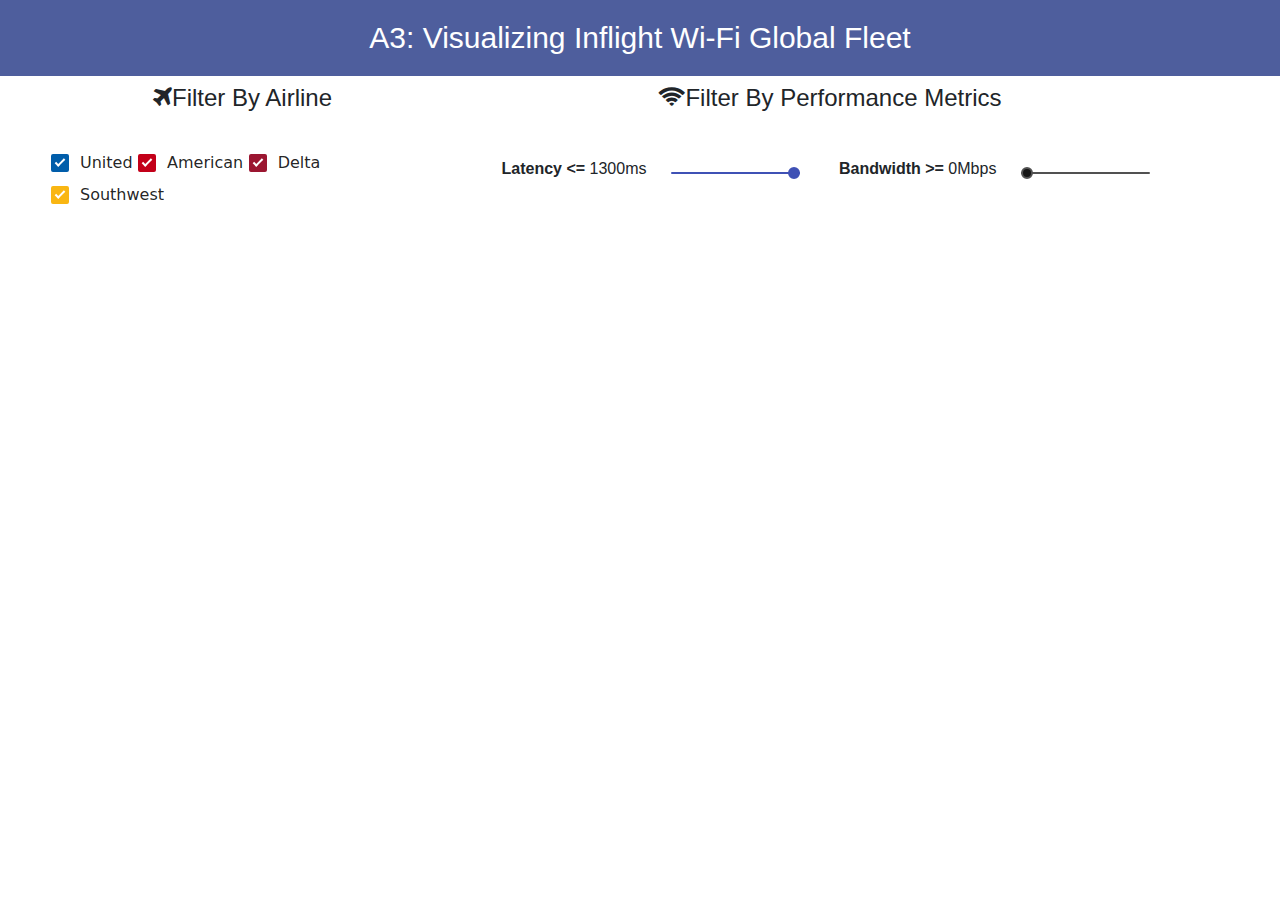
<file: index.html>
<!-- Code from d3-graph-gallery.com -->
<!-- https://www.d3-graph-gallery.com/graph/bubblemap_buttonControl.html -->
<!DOCTYPE html>
<meta charset="utf-8">
<meta charset="utf-8">
<head>
  <title>A3: Belson & Li</title>   
  <meta name="viewport" content="width=device-width, initial-scale=1, shrink-to-fit=no">

  <!-- Bootstrap CSS -->
  <link rel="stylesheet" href="https://stackpath.bootstrapcdn.com/bootstrap/4.3.1/css/bootstrap.min.css" integrity="sha384-ggOyR0iXCbMQv3Xipma34MD+dH/1fQ784/j6cY/iJTQUOhcWr7x9JvoRxT2MZw1T" crossorigin="anonymous">
  <link rel="stylesheet" href="https://cdnjs.cloudflare.com/ajax/libs/font-awesome/4.7.0/css/font-awesome.min.css">
  <link rel="stylesheet" href="range.css">
  <link rel="stylesheet" href="checkbox.css">
 </head>
<style>

  div.tooltip{
    position:absolute;
    text-align: left;
    background-color: white;
    width:250px;
    height:60px;
    padding:2px 15px;
    pointer-events: none;
  }  
  </style>

<!-- Bootstrap Imports -->
<script src="https://code.jquery.com/jquery-3.3.1.slim.min.js" integrity="sha384-q8i/X+965DzO0rT7abK41JStQIAqVgRVzpbzo5smXKp4YfRvH+8abtTE1Pi6jizo" crossorigin="anonymous"></script>
<script src="https://cdnjs.cloudflare.com/ajax/libs/popper.js/1.14.7/umd/popper.min.js" integrity="sha384-UO2eT0CpHqdSJQ6hJty5KVphtPhzWj9WO1clHTMGa3JDZwrnQq4sF86dIHNDz0W1" crossorigin="anonymous"></script>
<script src="https://stackpath.bootstrapcdn.com/bootstrap/4.3.1/js/bootstrap.min.js" integrity="sha384-JjSmVgyd0p3pXB1rRibZUAYoIIy6OrQ6VrjIEaFf/nJGzIxFDsf4x0xIM+B07jRM" crossorigin="anonymous"></script>


<!-- Load d3.js and the geo projection plugin -->
<script src="https://d3js.org/d3.v4.js"></script>
<script src="https://d3js.org/d3-geo-projection.v2.min.js"></script>


<!-- For FlightAware -->
<script src="https://code.jquery.com/jquery-3.3.1.min.js"></script>
<!-- <script src="flightaware.js"></script> -->

<!-- Button -->
<header class="header normalFont" style="background-color: #4E5E9D;">
    <h1 style="text-align: center;font-size: 30px; color:#ffffff;padding:20px" >A3: Visualizing Inflight Wi-Fi Global Fleet</h1>
  </header>

<div class="container">
  <div class="row">

  <!--   First Column: Airline Filter -->
    <div class="col-sm-4">
      
<div style="border-color: black;margin-left: -10%;">
  <h4 style="text-align: center;margin-bottom: 10%"><i class="fa fa-plane"></i>Filter By Airline</h4>
  <label class="pure-material-checkbox">
    <input type="checkbox" class="checkbox" value="A" checked>
    <span class="ua">United</span>
  </label>
  <label class="pure-material-checkbox">
    <input type="checkbox" class="checkbox" value="B" checked>
    <span class="aa">American</span>
  </label>
  <label class="pure-material-checkbox">
    <input type="checkbox" class="checkbox" value="C" checked>
    <span class="da">Delta</span>
  </label>

  <label class="pure-material-checkbox">
    <input type="checkbox" class="checkbox" value="D" checked>
    <span class="sw">Southwest</span>
  </label>

  </div>
    </div>

  <!--   Second Column: Metric Filter -->
    <div class="col-sm">
        <h4 style="text-align: center;"><i class="fa fa-wifi"></i>Filter By Performance Metrics</h4>
        <label style="margin-left:5%;font-weight: bold">Latency <=</label>
        <label id="latencyValue">1300</label>ms
        <input type="range" min="0" max="1300" value="1300" class="slider_L" id="Latency">
        <label style="margin-left:2%;font-weight: bold">Bandwidth >=</label>
        <label id="BandwidthValue">0</label>Mbps
        <input type="range" min="0" max="70" value="0" class="slider_B" id="Bandwidth">
    </div>


  </div>
</div>








<!-- Create an element where the map will take place -->
<svg id="my_dataviz" width="1200" height="550"></svg>

<script src="range.js"></script>
<script>

// The svg
var svg = d3.select("svg"),
    width = +svg.attr("width"),
    height = +svg.attr("height");

// tooltip
var div = d3.select("body").append("div")
      .attr("class", "tooltip")
      .style("opacity", 0);


// Map and projection
var projection = d3.geoMercator()               // GPS of location to zoom on
    .scale(width/2/Math.PI)                       // This is like the zoom
    .translate([ width/2, height/2 ])

// zoom
  svg= svg.call(d3.zoom().on("zoom", function(){
        svg.attr("transform", d3.event.transform)
      }))
      .append("g")

// Create data for circles:
var markers = [
  // {long: 9.083, lat: 42.149, group: "A", size: 12}, // corsica
  // {long: 7.26, lat: 43.71, group: "A", size: 12}, // nice
  // {long: 2.349, lat: 48.864, group: "B", size: 12}, // Paris
  // {long: -1.397, lat: 43.664, group: "B", size: 12}, // Hossegor
  // {long: 3.075, lat: 50.640, group: "C", size: 12}, // Lille
  // {long: -3.83, lat: 48, group: "C", size: 12} // Morlaix
];


//______________________BEGINNING OF JSON PARSE__________________________
function percentRank(array, n) {
    var L = 0;
    var S = 0;
    var N = array.length

    for (var i = 0; i < array.length; i++) {
        if (array[i] < n) {
            L += 1
        } else if (array[i] === n) {
            S += 1
        } else {

        }
    }

    var pct = (L + (0.5 * S)) / N

    return pct
}

//Parse All Flights
  let waypoints=[];
  let flight_nos=[];
  let latencies=[];
  let bandwidths=[];
  var flight_data2='&UAL420, 26, 14946840, 33.94 -118.41 33.94 -118.47 33.94 -118.51 33.94 -118.53 33.94 -118.53 33.94 -118.56 33.94 -118.59 33.93 -118.61 33.93 -118.62 33.93 -118.64 33.93 -118.65 33.93 -118.68 33.93 -118.71 33.91 -118.78 33.98 -118.88 33.99 -118.9 34.02 -118.94 34.08 -119.03 34.1 -119.07 34.12 -119.1 34.15 -119.13 34.17 -119.16 34.3 -119.37 34.38 -119.49 34.41 -119.53 34.42 -119.54 34.43 -119.56 34.54 -119.69 34.6 -119.75 34.7 -119.88 34.95 -120.18 35.15 -120.41 35.43 -120.75 35.48 -120.82 35.53 -120.86 35.65 -120.97 35.94 -121.24 35.98 -121.28 36.01 -121.31 36.07 -121.36 36.11 -121.4 36.13 -121.41 36.2 -121.46 36.47 -121.68 36.5 -121.7 36.5 -121.71 36.57 -121.76 36.65 -121.82 36.67 -121.84 36.74 -121.89 36.76 -121.9 36.91 -121.94 36.95 -121.95 36.99 -121.97 37.07 -122 37.27 -122.08 37.28 -122.08 37.33 -122.1 37.37 -122.12 37.43 -122.17 37.47 -122.22 37.49 -122.24 37.56 -122.31 37.6 -122.36 37.61 -122.37 37.62 -122.38,&UAL2000, 339, 50298, 33.43 -112.01 33.44 -111.95 33.44 -111.91 33.44 -111.89 33.44 -111.88 33.45 -111.86 33.46 -111.83 33.46 -111.83 33.47 -111.8 33.49 -111.75 33.56 -111.58 33.63 -111.4 33.64 -111.4 33.68 -111.29 33.69 -111.27 33.69 -111.27 33.73 -111.15 33.79 -110.97 33.85 -110.81 33.87 -110.74 33.95 -110.54 33.98 -110.44 33.99 -110.42 34.06 -110.22 34.07 -110.19 34.1 -110.1 34.14 -109.97 34.35 -109.37 34.42 -109.14 34.55 -108.68 34.74 -107.97 35.04 -106.82 35.21 -106.48 35.23 -106.46 35.48 -105.97 35.65 -105.62 35.75 -105.43 35.86 -105.19 35.87 -105.17 36.04 -104.82 36.24 -104.41 36.3 -104.28 36.37 -104.15 36.49 -103.89 36.59 -103.67 37.22 -102.32 37.92 -100.73 38.11 -100.16 38.14 -100.08 38.25 -99.74 38.61 -98.63 38.74 -98.2 38.93 -97.62 39.04 -97.17 39.28 -96.26 39.61 -94.91 39.78 -94.18 39.85 -93.9 40.14 -92.59 40.19 -92.45 40.42 -91.78 40.52 -91.5 40.55 -91.42 40.55 -91.4 40.58 -91.33 40.61 -91.23 40.83 -90.6 41.03 -89.97 41.16 -89.59 41.18 -89.55 41.28 -89.29 41.46 -88.84 41.51 -88.71 41.57 -88.57 41.61 -88.5 41.65 -88.45 41.71 -88.36 41.77 -88.28 41.78 -88.28 41.89 -88.15 41.89 -88.12 41.88 -88.03 41.88 -88.01 41.88 -87.99 41.94 -87.94 41.88 -87.73 41.97 -87.91,&THY9, 1349, 136823, 40.98 28.81 42.49 27.83 54.68 17.21 61.31 7.37 64.58 0 71.08 -45.77 66.31 -82.57 60.74 -96.2 60.55 -96.54 48.47 -111.13 48.03 -111.49 39.37 -117.56 38.57 -118.03 38.3 -118.22 37.4 -118.86 36.8 -119.27 36.13 -119.18 35.48 -119.1 35.42 -119.07 35.37 -119.06 35.16 -118.98 35.1 -118.96 34.91 -118.9 34.87 -118.88 34.8 -118.86 34.67 -118.94 34.64 -118.96 34.63 -118.95 34.45 -118.93 34.33 -118.91 34.32 -118.9 34.29 -118.9 34.26 -118.89 34.21 -118.85 34.17 -118.82 34.17 -118.81 34.14 -118.78 34.1 -118.74 34.06 -118.7 34.03 -118.66 34.03 -118.65 34.03 -118.63 34.02 -118.59 34.02 -118.58 34.02 -118.55 34.01 -118.5 34.01 -118.46 34.01 -118.43 34.02 -118.41 34.03 -118.36 34.03 -118.36 34.03 -118.33 34.03 -118.3 33.99 -118.35 33.99 -118.35 33.94 -118.41,&UAL599, 949, 29580, 42.36 -71.01 42.44 -70.97 42.44 -70.96 42.45 -70.93 42.45 -70.92 42.45 -70.89 42.46 -70.85 42.47 -70.84 42.47 -70.83 42.51 -70.79 42.51 -70.8 42.54 -70.81 42.55 -70.81 42.58 -70.83 42.63 -70.95 42.72 -71.14 42.75 -71.21 42.78 -71.28 42.79 -71.33 42.82 -71.58 42.82 -71.65 42.83 -71.74 42.85 -71.88 42.85 -71.93 42.88 -72.18 42.89 -72.3 42.89 -72.32 42.91 -72.44 42.93 -72.71 42.95 -72.87 42.98 -73.18 42.99 -73.34 42.99 -73.35 43.01 -74.25 43.03 -74.51 43.03 -74.58 43.06 -75.29 43.09 -76.69 43.09 -76.76 43.1 -79.03 43.1 -79.04 43.07 -81.1 43.04 -81.93 43.03 -82.38 43.02 -82.41 42.97 -83.75 42.94 -84.05 42.9 -84.45 42.88 -84.58 42.85 -84.92 42.84 -85 42.83 -85.12 42.82 -85.18 42.79 -85.5 42.75 -85.71 42.75 -85.72 42.69 -86.05 42.66 -86.21 42.65 -86.27 42.64 -86.29 42.59 -86.55 42.56 -86.72 42.5 -86.93 42.46 -87.11 42.4 -87.31 42.4 -87.32 42.39 -87.35 42.34 -87.53 42.27 -87.61 42.25 -87.62 42.18 -87.7 42.17 -87.72 42.12 -87.76 42.09 -87.79 42.06 -87.83 41.99 -87.89 41.97 -87.91,&AAL380, 756, 3769, 41.97 -87.91 41.97 -87.82 41.97 -87.79 41.97 -87.7 41.97 -87.7 41.96 -87.6 41.96 -87.57 41.96 -87.37 41.95 -87.15 41.95 -87.1 41.95 -87.06 41.95 -87.06 41.95 -86.98 41.95 -86.7 41.95 -86.57 41.95 -86.53 41.95 -86.45 41.96 -86.21 41.95 -86.17 41.94 -86.07 41.93 -85.91 41.92 -85.86 41.9 -85.58 41.88 -85.41 41.81 -84.77 41.78 -84.43 41.77 -83.55 41.7 -82.8 41.7 -82.79 41.52 -81.16 41.49 -80.89 41.42 -80.11 41.29 -78.86 41.25 -78.46 41.21 -78.14 41.19 -77.9 41.13 -77.39 41.05 -76.83 41.03 -76.72 41.02 -76.67 41.01 -76.6 40.92 -76.23 40.9 -76.15 40.88 -76.06 40.83 -75.87 40.82 -75.84 40.8 -75.75 40.78 -75.68 40.77 -75.62 40.76 -75.6 40.73 -75.45 40.7 -75.32 40.69 -75.26 40.67 -75.19 40.67 -75.15 40.66 -75.14 40.65 -75.13 40.62 -75.09 40.59 -75.04 40.57 -75.01 40.56 -74.98 40.55 -74.95 40.54 -74.92 40.51 -74.83 40.5 -74.79 40.49 -74.75 40.48 -74.72 40.43 -74.54 40.43 -74.52 40.46 -74.43 40.49 -74.32 40.51 -74.25 40.52 -74.21 40.55 -74.1 40.56 -74.06 40.57 -74.05 40.61 -74.02 40.61 -74.01 40.63 -74 40.64 -73.99 40.64 -73.99 40.71 -73.93 40.71 -73.93 40.78 -73.87,&AAL2798, 19, 3466552, 41.97 -87.91 41.98 -87.99 41.98 -88.02 41.99 -88.11 41.99 -88.11 42 -88.21 42 -88.24 42.02 -88.44 42.04 -88.66 42.04 -88.71 42.04 -88.75 42.05 -88.81 42.05 -88.82 42.05 -88.84 42.03 -89.11 42.02 -89.24 42.01 -89.36 42 -89.64 41.99 -89.74 41.98 -89.9 41.98 -89.95 41.96 -90.12 41.94 -90.4 41.94 -90.53 41.93 -90.54 41.92 -90.79 41.91 -91.04 41.9 -91.19 41.88 -92.1 41.87 -92.24 41.86 -92.75 41.83 -93.4 41.77 -94.42 41.74 -95.15 41.67 -96.14 41.43 -99.03 41.19 -101.3 40.89 -103.66 40.82 -104.13 40.76 -104.6 40.75 -104.64 40.66 -105.22 40.62 -105.53 40.27 -107.66 40.17 -108.18 40.08 -108.7 40.07 -108.72 39.98 -109.23 39.9 -109.64 39.82 -110.05 39.63 -110.98 39.57 -111.28 39.44 -111.9 39.3 -112.51 39.12 -113.32 38.89 -114.3 38.68 -115.16 38.62 -115.42 38.42 -116.2 38.35 -116.47 38.14 -117.27 38 -117.77 37.9 -118.76 37.86 -119.1 37.84 -119.27 37.82 -119.38 37.76 -119.94 37.75 -120.04 37.72 -120.22 37.7 -120.4 37.7 -120.41 37.69 -120.48 37.67 -120.69 37.66 -120.75 37.66 -120.77 37.65 -120.83 37.63 -120.96 37.63 -121 37.62 -121.08 37.6 -121.17 37.59 -121.26 37.58 -121.39 37.58 -121.41 37.55 -121.6 37.55 -121.61 37.55 -121.62 37.53 -121.7 37.51 -121.8 37.5 -121.83 37.49 -121.88 37.54 -122.08 37.56 -122.14 37.57 -122.18 37.59 -122.28 37.61 -122.33 37.61 -122.36 37.62 -122.38,&UAL262, 591, 100279, 41.97 -87.91 41.99 -87.99 42 -88.03 42.02 -88.12 42.02 -88.13 42.04 -88.23 42.05 -88.25 42.08 -88.42 42.13 -88.64 42.14 -88.71 42.16 -88.78 42.16 -88.81 42.16 -88.82 42.16 -88.91 42.15 -89.16 42.15 -89.44 42.14 -89.63 42.14 -89.81 42.13 -89.83 42.12 -90.22 42.12 -90.38 42.1 -90.69 42.1 -90.85 42.09 -90.94 42.09 -91.01 42.08 -91.18 42.08 -91.28 42.13 -91.47 42.13 -91.49 42.51 -93.08 42.52 -93.11 43.07 -94.82 43.12 -94.99 43.58 -96.53 43.65 -96.78 44.08 -98.16 44.16 -98.45 44.34 -99.03 44.51 -99.62 44.59 -99.92 44.67 -100.22 45.08 -101.72 45.49 -103.17 46.07 -105.33 46.89 -108.82 47.05 -109.61 47.11 -110.28 47.22 -111.62 47.38 -113.98 47.43 -115 47.46 -115.65 47.56 -117.63 47.59 -117.92 47.71 -119.25 47.72 -119.36 47.73 -119.48 47.76 -119.87 47.77 -119.94 47.77 -120.03 47.78 -120.14 47.78 -120.19 47.8 -120.39 47.82 -120.75 47.83 -120.8 47.84 -121.02 47.85 -121.08 47.85 -121.19 47.87 -121.44 47.89 -121.69 47.89 -121.7 47.86 -121.74 47.85 -121.75 47.77 -121.86 47.74 -121.91 47.62 -122.06 47.62 -122.07 47.61 -122.07 47.56 -122.14 47.55 -122.16 47.49 -122.25 47.45 -122.31,&RPA5913, 650, 26677, 40.78 -73.87 40.76 -73.94 40.74 -74 40.74 -74 40.73 -74.03 40.72 -74.06 40.71 -74.09 40.71 -74.09 40.69 -74.13 40.68 -74.17 40.67 -74.2 40.67 -74.2 40.68 -74.22 40.69 -74.23 40.7 -74.26 40.71 -74.27 40.72 -74.28 40.73 -74.3 40.74 -74.31 40.75 -74.33 40.43 -74.94 40.42 -74.97 40.41 -74.99 40.37 -75.04 40.32 -75.11 40.28 -75.17 40.13 -75.38 40.02 -75.53 39.92 -75.67 39.83 -75.84 39.76 -75.98 39.74 -76.01 39.68 -76.12 39.61 -76.26 39.59 -76.3 39.56 -76.32 39.5 -76.37 39.5 -76.37 39.45 -76.42 39.4 -76.46 39.28 -76.56 39.17 -76.66 39.17 -76.66 39.07 -76.79 39.04 -76.81 38.97 -76.9 38.96 -76.91 38.93 -76.94 38.83 -76.94 38.78 -76.94 38.69 -76.94 38.56 -76.92 38.43 -76.91 38.43 -76.91 38.45 -76.92 38.5 -76.93 38.57 -76.95 38.61 -76.97 38.69 -76.99 38.77 -77.01 38.85 -77.04,&UAE236, 1266, 21302, 41.97 -87.91 42.04 -87.91 42.07 -87.91 42.16 -87.92 42.16 -87.92 42.26 -87.93 42.27 -87.93 42.31 -87.93 42.37 -87.94 42.5 -87.97 42.54 -87.98 42.63 -88 42.64 -88 42.71 -87.94 42.84 -87.82 42.67 -87.97 42.63 -88.01 42.68 -87.97 43.16 -87.82 43.23 -87.74 43.33 -87.67 43.35 -87.65 43.42 -87.58 43.47 -87.53 43.52 -87.48 43.75 -87.24 44.12 -86.86 44.67 -86.27 45.04 -85.87 45.4 -85.47 45.4 -85.43 45.49 -85.34 46.31 -84.43 46.41 -84.31 48.04 -82.25 48.67 -81.41 48.82 -81.21 49.67 -80 50.18 -79.25 52.5 -75.52 52.8 -75 53.05 -74.4 53.23 -73.94 53.27 -73.87 53.55 -73.13 54.4 -70.83 54.47 -70.64 54.62 -70.25 55.07 -68.85 55.18 -68.47 55.65 -67 56.27 -65.37 56.74 -64 56.74 -64 57.2 -62.62 57.98 -59.89 58.08 -59.45 58.3 -58.68 58.47 -58 59.78 -54.17 60.2 -52.77 61 -50 61.64 -47.28 61.95 -45.88 61.98 -45.65 62.15 -44.83 62.5 -42.99 63 -40 63.26 -37.98 63.49 -36.03 64 -30 64 -20 63 -10 62.5 -7.01 61 0 50.77 19.26 49.5 20.82 48.54 21.93 47.56 23.01 45.58 25.04 44.05 26.5 39.5 36.09 38.55 37.76 36.07 41.77 28.53 51.73 26.53 53.98 26.46 54.06 26.24 54.3 26.05 54.5 25.83 54.75 25.71 54.88 25.55 55.04 25.52 55.08 25.43 55.17 25.37 55.24 25.31 55.3 25.25 55.36,&UAL459, 977, 138072, 47.45 -122.31 47.41 -122.18 47.4 -122.14 47.38 -122.08 47.36 -122.01 47.36 -122 47.36 -121.97 47.36 -121.74 47.36 -121.52 47.36 -121.5 47.36 -121.2 47.36 -121.14 47.36 -120.92 47.36 -120.61 47.36 -120.2 47.36 -120.19 47.36 -120.13 47.36 -119.76 47.36 -119.59 47.35 -119.24 47.35 -118.89 47.33 -118.01 47.32 -117.15 47.21 -115 47.14 -113.69 47.09 -113.03 46.72 -108.8 46.69 -108.45 46.47 -106.66 46.38 -105.95 46.35 -105.6 46.33 -105.3 46.25 -104.38 46.13 -103.17 46 -102 45.93 -101.68 45.87 -101.36 45.73 -100.73 45.6 -100.16 45.34 -99.02 45.14 -98.17 45 -97.61 44.86 -97.09 44.65 -96.27 44.28 -94.92 44 -93.96 43.92 -93.72 43.19 -91.66 43.09 -91.37 43.05 -91.27 42.86 -90.72 42.7 -90.28 42.52 -89.78 42.5 -89.65 42.5 -89.59 42.47 -89.4 42.47 -89.39 42.46 -89.33 42.45 -89.25 42.44 -89.12 42.43 -89.06 42.41 -88.92 42.41 -88.89 42.4 -88.83 42.38 -88.67 42.37 -88.6 42.36 -88.5 42.34 -88.39 42.3 -88.32 42.3 -88.31 42.26 -88.24 42.24 -88.22 42.21 -88.17 42.2 -88.15 42.15 -88.09 42.14 -88.08 42.09 -88.03 42.09 -87.89 42.09 -87.79 42.09 -87.6 42.09 -87.6 42.09 -87.51 42.06 -87.63 42.05 -87.64 42.02 -87.74 42.02 -87.75 41.99 -87.85 41.97 -87.91,&N459, 419, 13160, ,&RPA4463, 510, 6332, 38.85 -77.04 38.9 -77.07 38.9 -77.07 38.91 -77.08 38.91 -77.1 38.92 -77.11 38.93 -77.12 38.93 -77.12 38.95 -77.13 38.97 -77.16 38.98 -77.18 38.99 -77.18 38.99 -77.26 38.99 -77.3 38.99 -77.32 38.99 -77.32 39.09 -77.43 39.1 -77.44 39.12 -77.46 39.24 -77.51 39.25 -77.51 39.3 -77.53 39.35 -77.55 39.4 -77.57 39.41 -77.58 39.46 -77.6 39.47 -77.64 39.5 -77.73 39.54 -77.86 39.54 -77.88 39.57 -77.97 39.62 -78.12 39.65 -78.22 39.69 -78.36 39.7 -78.4 39.7 -78.41 39.71 -78.43 39.76 -78.6 39.78 -78.69 39.81 -78.79 39.84 -78.89 39.97 -79.36 40 -79.41 40.33 -80.06 40.47 -80.33 40.6 -80.58 40.66 -80.72 40.67 -80.74 40.87 -81.14 41.08 -81.58 41.09 -81.6 41.11 -81.68 41.16 -81.95 41.19 -82.09 41.21 -82.17 41.23 -82.25 41.38 -82.41 41.4 -82.43 41.46 -82.49 41.49 -82.52 41.6 -82.64 41.64 -82.68 41.73 -82.78 41.75 -82.8 41.76 -82.81 41.76 -82.82 41.87 -82.98 41.88 -82.99 41.92 -83.05 41.98 -83.14 42.02 -83.2 42.04 -83.23 42.04 -83.23 42.09 -83.3 42.15 -83.25 42.18 -83.22 42.19 -83.22 42.22 -83.2 42.22 -83.19 42.23 -83.18 42.23 -83.22 42.22 -83.28 42.21 -83.35,&UAL2382, 979, 44289, 39.87 -75.24 39.93 -75.3 39.96 -75.32 39.99 -75.35 39.99 -75.35 40.01 -75.36 40.02 -75.38 40.04 -75.39 40.04 -75.39 40.06 -75.41 40.07 -75.42 40.08 -75.43 40.09 -75.44 40.09 -75.44 40.1 -75.45 40.21 -75.55 40.22 -75.56 40.32 -75.7 40.32 -75.71 40.37 -75.78 40.38 -75.8 40.39 -75.81 40.44 -75.89 40.45 -75.96 40.46 -76.01 40.46 -76.01 40.49 -76.22 40.5 -76.27 40.52 -76.41 40.54 -76.49 40.55 -76.6 40.55 -76.61 40.57 -76.81 40.58 -76.92 40.6 -77.14 40.63 -77.44 40.63 -77.53 40.64 -77.57 40.66 -77.8 40.68 -77.99 40.7 -78.15 40.83 -79.08 41.01 -80.53 41.05 -80.88 41.15 -82.72 41.22 -84.22 41.23 -84.64 41.24 -84.71 41.24 -84.89 41.25 -85.29 41.26 -85.33 41.27 -85.83 41.27 -85.86 41.28 -86.04 41.29 -86.11 41.3 -86.14 41.32 -86.32 41.32 -86.37 41.34 -86.54 41.4 -86.69 41.54 -86.78 41.58 -86.79 41.66 -86.79 41.7 -86.8 41.75 -86.81 41.77 -86.81 41.87 -86.83 41.87 -86.83 41.87 -86.84 41.94 -86.92 42 -86.98 41.99 -87.06 41.99 -87.12 41.99 -87.43 41.98 -87.61 41.98 -87.65 41.98 -87.77 41.98 -87.88 41.97 -87.91,&UAL2363, 844, 54701, 37.62 -122.38 37.69 -122.27 37.71 -122.24 37.71 -122.23 37.72 -122.21 37.75 -122.18 37.75 -122.18 37.77 -122.17 37.8 -122.14 37.82 -122.13 37.88 -122.07 37.92 -122.01 38.02 -121.85 38.07 -121.79 38.1 -121.74 38.11 -121.72 38.2 -121.6 38.2 -121.59 38.25 -121.53 38.3 -121.44 38.34 -121.39 38.38 -121.32 38.39 -121.3 38.44 -121.23 38.5 -121.13 38.59 -120.97 38.64 -120.89 38.69 -120.81 38.75 -120.72 38.87 -120.52 38.93 -120.42 39 -120.3 39.08 -120.18 39.19 -119.98 39.88 -118.8 40.2 -118.02 40.22 -117.94 40.3 -117.67 40.38 -117.41 40.69 -116.35 40.77 -116.05 41.2 -114.46 41.25 -114.27 41.36 -113.84 41.51 -112.69 41.53 -112.49 41.7 -110.83 41.86 -108.86 41.91 -108.17 41.95 -107.61 42.07 -105.16 42.12 -104.63 42.15 -104.33 42.22 -103.43 42.3 -102.22 42.45 -99.39 42.47 -98.69 42.79 -96.23 42.85 -95.73 42.88 -95.47 42.96 -94.71 43 -94.35 43.02 -94.08 43.09 -93.33 43.13 -91.32 43.13 -91.17 43.13 -90.39 43.13 -89.86 43.13 -89.33 43.12 -88.28 43.19 -87.7 43.26 -87.12 43.26 -87 43.3 -86.11 43.3 -86.05 43.3 -85.84 43.3 -85.54 43.3 -85.25 43.3 -85.21 43.3 -85.2 43.28 -85.16 43.2 -85 43.14 -84.86 43.12 -84.82 43.08 -84.75 42.95 -84.49 42.95 -84.48 42.87 -84.33 42.76 -84.11 42.7 -83.99 42.69 -83.96 42.68 -83.92 42.68 -83.9 42.63 -83.68 42.63 -83.64 42.62 -83.6 42.59 -83.49 42.58 -83.4 42.57 -83.38 42.57 -83.36 42.43 -83.35 42.42 -83.35 42.41 -83.35 42.37 -83.35 42.35 -83.35 42.32 -83.35 42.27 -83.35 42.21 -83.35,&UAL592, 1078, 29890, 41.97 -87.91 41.96 -87.99 41.95 -88.02 41.94 -88.11 41.93 -88.11 41.91 -88.22 41.91 -88.24 41.87 -88.43 41.83 -88.64 41.82 -88.69 41.81 -88.73 41.8 -88.81 41.8 -88.82 41.79 -88.82 41.76 -89.11 41.74 -89.23 41.73 -89.34 41.72 -89.37 41.69 -89.58 41.68 -89.68 41.67 -89.73 41.65 -89.87 41.62 -90.04 41.59 -90.21 41.44 -91.12 41 -93.53 40.98 -93.57 40.91 -93.84 40.35 -95.74 40.2 -96.21 39.6 -98.86 39.26 -100.23 38.86 -102.07 38.44 -103.83 38.29 -104.43 38.08 -105.19 37.79 -106.19 36.83 -109.2 36.12 -111.27 36.08 -111.68 36.07 -111.81 35.76 -112.76 35.61 -113.23 35.51 -113.54 35.41 -113.81 35.32 -114.08 35.13 -114.62 35.05 -114.87 35.04 -114.9 34.79 -115.46 34.64 -115.88 34.63 -115.89 34.52 -116.2 34.5 -116.25 34.46 -116.35 34.45 -116.4 34.44 -116.41 34.43 -116.44 34.42 -116.46 34.42 -116.48 34.39 -116.54 34.33 -116.68 34.25 -116.89 34.23 -116.94 34.21 -116.98 34.21 -116.99 34.18 -117.11 34.17 -117.15 34.17 -117.15 34.16 -117.17 34.15 -117.22 34.13 -117.28 34.11 -117.37 34.11 -117.37 34.1 -117.39 34.08 -117.45 34.08 -117.46 34.08 -117.48 34.07 -117.5 34.05 -117.66 34.04 -117.75 34.02 -117.85 34.01 -117.92 34.01 -117.96 33.99 -118.06 33.99 -118.12 33.98 -118.17 33.98 -118.18 33.97 -118.22 33.97 -118.22 33.96 -118.27 33.96 -118.32 33.96 -118.32 33.94 -118.41,&DAL1963, 620, 3515921, 33.64 -84.43 33.68 -84.18 33.73 -84.04 33.75 -83.74 33.75 -83.73 33.76 -83.65 34.03 -83.14 34.13 -82.96 34.32 -82.59 34.38 -82.48 34.45 -82.35 34.51 -82.2 34.53 -82.17 35.11 -81.2 35.2 -81.06 35.29 -80.91 35.71 -80.18 35.77 -80.08 35.92 -79.82 35.95 -79.76 36.16 -79.39 36.44 -78.92 36.47 -78.87 36.51 -78.8 36.58 -78.67 36.9 -78.29 37.41 -77.66 37.45 -77.62 37.59 -77.45 37.6 -77.44 37.77 -77.39 37.89 -77.35 37.95 -77.34 38.07 -77.3 38.13 -77.28 38.17 -77.27 38.19 -77.26 38.2 -77.26 38.24 -77.24 38.3 -77.23 38.34 -77.21 38.36 -77.19 38.45 -77.09 38.46 -77.08 38.49 -77.08 38.68 -77.08 38.69 -77.07 38.71 -77.06 38.73 -77.05 38.75 -77.04 38.75 -77.04 38.76 -77.03 38.77 -77.03 38.87 -77.16 38.95 -77.27 38.85 -77.04,&UAL263, 843, 88409, 41.97 -87.91 41.97 -87.79 41.97 -87.75 41.97 -87.66 41.97 -87.66 41.96 -87.58 41.96 -87.56 41.96 -87.38 41.95 -87.16 41.95 -87.1 41.95 -87.06 41.95 -87.05 41.95 -86.97 41.95 -86.8 41.95 -86.58 41.95 -86.43 41.95 -86.39 41.96 -86.29 41.96 -86.21 41.95 -86.16 41.93 -85.96 41.92 -85.85 41.9 -85.62 41.87 -85.3 41.86 -85.23 41.85 -85.07 41.81 -84.77 41.78 -84.43 41.77 -83.55 41.7 -82.8 41.7 -82.79 41.52 -81.16 41.49 -80.89 41.42 -80.11 41.29 -78.86 41.25 -78.46 41.21 -78.14 41.19 -77.9 41.13 -77.39 41.05 -76.83 41.03 -76.69 41.02 -76.67 41 -76.58 40.92 -76.23 40.9 -76.16 40.89 -76.11 40.88 -76.06 40.82 -75.84 40.8 -75.75 40.79 -75.69 40.77 -75.63 40.76 -75.6 40.73 -75.45 40.7 -75.33 40.69 -75.27 40.68 -75.2 40.67 -75.15 40.66 -75.14 40.65 -75.13 40.63 -75.09 40.59 -75.04 40.57 -75.01 40.56 -74.99 40.55 -74.95 40.54 -74.92 40.52 -74.83 40.5 -74.79 40.49 -74.75 40.48 -74.72 40.43 -74.54 40.43 -74.52 40.46 -74.44 40.48 -74.33 40.51 -74.25 40.51 -74.23 40.54 -74.13 40.56 -74.06 40.57 -74.05 40.58 -74.04 40.59 -74.03 40.62 -74 40.63 -74 40.64 -73.99 40.7 -73.94 40.71 -73.93 40.78 -73.87,&NMB3616, 886, 62523, ,&SWA3616, 949, 57959, 39.86 -104.67 39.86 -104.63 39.87 -104.53 39.87 -104.31 39.88 -104.09 39.88 -104.03 39.88 -103.98 39.88 -103.81 39.88 -103.81 39.88 -103.73 39.89 -103.66 39.91 -103.5 39.92 -103.41 39.95 -103.15 39.96 -103.05 39.97 -102.99 39.98 -102.89 39.98 -102.85 40.03 -102.41 40.13 -101.37 40.2 -100.59 40.51 -99.05 40.92 -96.74 41.08 -95.88 41.44 -93.65 41.43 -93.62 41.43 -93.51 41.42 -93.21 41.2 -90.7 41.17 -90.4 40.99 -89.21 40.96 -88.91 40.89 -88.03 40.86 -87.71 40.77 -86.74 40.69 -86.12 40.64 -85.44 40.58 -84.92 40.55 -84.76 40.49 -84.15 40.36 -83.12 40.35 -83.09 40.15 -81.62 40.12 -81.42 40.03 -80.82 39.86 -80.04 39.84 -79.91 39.77 -79.59 39.76 -79.54 39.68 -79.17 39.66 -79.09 39.63 -78.97 39.6 -78.8 39.59 -78.75 39.56 -78.65 39.55 -78.61 39.51 -78.4 39.51 -78.39 39.45 -78.14 39.45 -78.13 39.45 -78.02 39.45 -77.97 39.45 -77.74 39.45 -77.69 39.45 -77.66 39.45 -77.54 39.45 -77.42 39.45 -77.36 39.44 -77.3 39.44 -77.18 39.43 -77.07 39.43 -77.06 39.43 -76.94 39.42 -76.82 39.42 -76.74 39.41 -76.71 39.38 -76.59 39.36 -76.52 39.36 -76.51 39.34 -76.49 39.28 -76.45 39.26 -76.43 39.23 -76.41 39.21 -76.39 39.2 -76.44 39.2 -76.47 39.19 -76.58 39.18 -76.67,&UAL1440, 1060, 41207, 38.85 -77.04 38.9 -77.07 38.91 -77.09 38.92 -77.11 38.92 -77.11 38.93 -77.12 38.95 -77.13 38.96 -77.15 38.96 -77.15 38.99 -77.18 38.99 -77.19 38.99 -77.21 38.99 -77.21 38.99 -77.27 38.99 -77.29 38.99 -77.31 38.99 -77.32 38.98 -77.48 38.96 -77.7 38.96 -77.7 38.96 -77.74 38.95 -77.79 38.95 -77.83 38.95 -77.85 38.95 -77.96 38.95 -78.04 38.96 -78.22 38.96 -78.25 38.97 -78.35 38.98 -78.52 38.98 -78.53 38.99 -78.65 38.99 -78.75 39 -78.84 39.02 -79.17 39.03 -79.33 39.09 -80.3 39.1 -80.42 39.1 -80.43 39.1 -80.49 39.11 -80.56 39.81 -82.18 40.24 -83.24 40.79 -84.69 40.98 -85.19 41.25 -85.61 41.26 -85.66 41.27 -85.86 41.27 -85.92 41.28 -86.04 41.29 -86.12 41.34 -86.54 41.4 -86.69 41.54 -86.78 41.6 -86.79 41.66 -86.79 41.7 -86.8 41.76 -86.81 41.77 -86.81 41.83 -86.82 41.87 -86.83 41.94 -86.92 41.96 -86.94 42 -86.98 41.99 -87.06 41.99 -87.23 41.99 -87.42 41.98 -87.64 41.98 -87.65 41.98 -87.75 41.98 -87.87 41.97 -87.91,&UAL661, 129, 2772888, 33.94 -118.41 33.94 -118.47 33.94 -118.51 33.94 -118.52 33.94 -118.52 33.94 -118.55 33.94 -118.58 33.93 -118.6 33.93 -118.61 33.93 -118.64 33.93 -118.64 33.9 -118.64 33.87 -118.64 33.84 -118.64 33.74 -118.55 33.7 -118.52 33.66 -118.39 33.64 -118.34 33.64 -118.33 33.64 -118.28 33.64 -118.23 33.64 -118.22 33.64 -118.17 33.64 -118.07 33.64 -117.97 33.64 -117.96 33.64 -117.8 33.65 -117.76 33.68 -117.6 33.68 -117.6 33.7 -117.51 33.71 -117.44 33.73 -117.36 33.73 -117.34 33.73 -117.33 33.73 -117.23 33.73 -117.13 33.73 -117.11 33.73 -116.94 33.73 -116.86 33.73 -116.64 33.73 -116.56 33.73 -116.41 33.72 -116.24 33.72 -116.23 33.73 -116.14 33.81 -115.73 33.95 -115.29 34.27 -114 34.72 -112.1 35.16 -110.04 35.71 -107.17 36.02 -105.4 36.06 -105.13 36.19 -104.29 36.55 -101.79 36.78 -99.93 37.01 -97.74 37.25 -94.94 37.36 -93.33 38.04 -92.7 38.2 -92.55 38.64 -92.13 39.01 -91.77 39.11 -91.61 39.22 -91.43 39.31 -91.31 39.55 -90.92 39.96 -90.26 40.13 -90.07 40.35 -89.82 40.74 -89.37 40.82 -89.27 40.93 -89.14 40.98 -89.09 41.02 -89.03 41.12 -88.91 41.21 -88.81 41.22 -88.8 41.29 -88.71 41.37 -88.61 41.46 -88.5 41.62 -88.32 41.67 -88.25 41.71 -88.21 41.71 -88.21 41.81 -88.09 41.81 -88.09 41.88 -88.08 42.01 -88.05 42.02 -88.04 42.09 -88.03 42.09 -87.89 42.09 -87.79 42.09 -87.6 42.09 -87.57 42.09 -87.51 42.06 -87.63 42.04 -87.67 42.03 -87.73 42.01 -87.78 41.99 -87.84 41.97 -87.91,&DAL1822, 55, 10332, 38.85 -77.04 38.9 -77.07 38.91 -77.1 38.92 -77.11 38.93 -77.12 38.94 -77.13 38.95 -77.13 38.97 -77.16 38.97 -77.16 38.99 -77.18 38.99 -77.23 38.99 -77.27 38.99 -77.27 38.99 -77.28 38.93 -77.32 38.91 -77.35 38.9 -77.35 38.85 -77.4 38.73 -77.51 38.72 -77.52 38.72 -77.53 38.68 -77.58 38.65 -77.63 38.61 -77.68 38.54 -77.77 38.53 -77.79 38.5 -77.84 38.45 -77.91 38.42 -77.96 38.41 -77.97 38.41 -77.98 38.37 -78.04 38.33 -78.12 38.29 -78.19 38.23 -78.3 38.18 -78.39 38.12 -78.48 38.12 -78.49 37.98 -78.72 37.92 -78.82 37.69 -79.2 37.5 -79.52 37.29 -79.88 37.06 -80.19 36.98 -80.24 36.92 -80.39 36.76 -80.6 36.45 -80.97 35.94 -81.67 35.92 -81.69 35.79 -81.85 35.54 -82.15 35.54 -82.15 35.43 -82.29 35.16 -82.62 35.09 -82.71 34.94 -82.88 34.86 -82.97 34.75 -83.1 34.63 -83.24 34.56 -83.32 34.46 -83.43 34.29 -83.63 34.13 -83.8 34.1 -83.83 34.09 -83.84 33.97 -83.97 33.73 -84.14 33.73 -84.28 33.73 -84.31 33.73 -84.43 33.73 -84.56 33.73 -84.72 33.73 -84.81 33.73 -84.82 33.69 -84.63 33.66 -84.53 33.64 -84.43 33.64 -84.43,&UAL64, 812, 15567, 40.69 -74.17 40.74 -74.1 40.78 -74.04 40.8 -74.01 40.82 -73.98 40.84 -73.95 40.85 -73.94 40.87 -73.91 40.89 -73.88 40.89 -73.87 40.91 -73.85 40.91 -73.85 40.93 -73.82 40.94 -73.8 40.95 -73.79 40.97 -73.75 40.98 -73.74 40.99 -73.53 41.06 -73.43 41.11 -73.37 41.12 -73.36 41.15 -73.31 41.23 -73.2 41.32 -73.07 41.36 -73.01 41.4 -72.96 41.4 -72.96 41.56 -72.73 41.62 -72.59 41.64 -72.55 41.75 -72.31 41.81 -72.17 41.87 -72.03 41.89 -71.99 42 -71.75 42.02 -71.59 42.19 -70.47 42.63 -67 43.07 -64.88 43.28 -63.88 43.63 -61.96 43.97 -59.87 44.11 -58.93 44.49 -56.08 44.49 -56.07 44.49 -56.07 44.55 -55.37 44.65 -54.57 44.88 -51.8 44.95 -50.3 45 -50 45 -40 44.84 -39 43 -30 42.35 -26.18 41.72 -23.06 41 -20 40 -15 39.6 -13.55 39.19 -12.11 39.13 -11.9 39.02 -11.55 39 -11.46 38.97 -11.37 38.87 -11.05 38.77 -10.7 38.58 -10.1 38.54 -10 38.57 -9.9 38.64 -9.64 38.69 -9.44 38.7 -9.43 38.72 -9.34 38.75 -9.24 38.77 -9.13,&N100, 393, 110275, ,&N200, 370, 111111, ,&SWA2291, 427, 20395, 42.21 -83.35 42.25 -83.28 42.27 -83.26 42.27 -83.25 42.28 -83.24 42.27 -83.23 42.26 -83.19 42.26 -83.18 42.25 -83.16 42.24 -83.13 42.23 -83.11 42.22 -83.09 42.22 -83.09 42.14 -82.89 42.07 -82.74 42.06 -82.64 42.05 -82.62 42.02 -82.55 42.01 -82.52 42 -82.51 41.95 -82.4 41.89 -82.26 41.88 -82.22 41.83 -82.11 41.81 -82.08 41.8 -82.06 41.71 -81.85 41.7 -81.82 41.67 -81.79 41.63 -81.75 41.57 -81.7 41.38 -81.51 41.22 -81.36 41.14 -81.28 41.08 -81.22 40.78 -81.1 40.64 -81.05 40.03 -80.82 39.87 -80.08 39.86 -80.04 39.82 -79.85 39.77 -79.59 39.75 -79.47 39.68 -79.17 39.66 -79.09 39.63 -78.97 39.6 -78.8 39.59 -78.75 39.56 -78.65 39.55 -78.61 39.51 -78.4 39.51 -78.39 39.45 -78.14 39.45 -78.13 39.45 -78.02 39.45 -77.97 39.45 -77.74 39.45 -77.69 39.45 -77.66 39.45 -77.54 39.45 -77.42 39.45 -77.36 39.44 -77.3 39.44 -77.18 39.43 -77.07 39.43 -77.06 39.43 -76.94 39.42 -76.82 39.42 -76.74 39.41 -76.71 39.38 -76.59 39.36 -76.52 39.36 -76.51 39.34 -76.49 39.28 -76.45 39.26 -76.43 39.23 -76.41 39.21 -76.39 39.2 -76.44 39.2 -76.47 39.19 -76.58 39.18 -76.67,&AAL2470, 753, 380291, 41.97 -87.91 41.97 -87.99 41.97 -88.02 41.96 -88.11 41.96 -88.11 41.95 -88.21 41.95 -88.22 41.95 -88.29 41.94 -88.51 41.93 -88.56 41.93 -88.6 41.92 -88.68 41.91 -88.96 41.9 -89.08 41.89 -89.21 41.87 -89.48 41.86 -89.6 41.85 -89.72 41.85 -89.75 41.84 -89.8 41.84 -89.88 41.84 -89.9 41.84 -89.95 41.84 -90.12 41.83 -90.4 41.83 -90.59 41.82 -90.79 41.8 -91.39 41.8 -91.42 41.77 -92.43 41.72 -93.44 41.68 -94.03 41.61 -95.29 41.57 -96.04 41.38 -98.35 41.21 -99.03 40.79 -100.66 40.73 -101.02 40.68 -101.29 40.51 -102.25 40.46 -102.48 40.43 -102.69 40.4 -102.83 40.29 -103.4 40.27 -103.5 40.26 -103.54 40.24 -103.64 40.23 -103.69 40.23 -103.73 40.2 -103.85 40.19 -103.88 40.16 -103.94 40.11 -104.04 40.06 -104.15 40.04 -104.2 39.94 -104.41 39.94 -104.42 39.9 -104.5 39.8 -104.5 39.77 -104.5 39.66 -104.5 39.65 -104.5 39.49 -104.51 39.49 -104.51 39.69 -104.6 39.85 -104.67 39.86 -104.67,&AAL313, 856, 467377, 33.94 -118.41 33.94 -118.47 33.94 -118.51 33.94 -118.59 33.94 -118.6 33.93 -118.63 33.93 -118.64 33.91 -118.64 33.89 -118.64 33.88 -118.64 33.85 -118.64 33.84 -118.64 33.82 -118.62 33.79 -118.6 33.74 -118.55 33.7 -118.52 33.66 -118.39 33.64 -118.34 33.64 -118.32 33.64 -118.26 33.64 -118.19 33.64 -118.13 33.64 -118.08 33.64 -117.99 33.64 -117.84 33.64 -117.83 33.64 -117.8 33.6 -117.62 33.59 -117.58 33.54 -117.37 33.51 -117.26 33.5 -117.23 33.5 -116.86 33.5 -116.74 33.5 -116.7 33.49 -116.55 33.49 -116.42 33.49 -116.41 33.49 -116.09 33.49 -116.03 33.62 -115.58 33.61 -115.26 33.6 -114.76 33.53 -114 33.52 -113.89 33.46 -113.35 32.89 -111.91 32.83 -111.64 32.77 -111.4 32.61 -110.68 32.59 -110.59 32.27 -109.26 32.02 -108.2 31.92 -107.78 31.82 -106.28 31.8 -106.23 31.59 -105.38 30.95 -102.98 30.88 -102.26 30.72 -100.83 30.6 -99.82 30.54 -99.36 30.41 -98.35 30.36 -98.03 30.22 -97.08 30.07 -96.06 30.06 -95.97 29.96 -95.35 29.9 -94.88 29.84 -94.47 29.62 -92.92 29.61 -92.82 29.54 -92.38 29.24 -90.5 29.18 -90.1 29.02 -89.68 28.86 -89.26 28.62 -88.63 28.38 -88.03 28.37 -88 28.19 -87.38 28.01 -86.76 27.71 -85.75 27.59 -85.34 27.57 -85.21 27.49 -84.78 27.38 -84.16 27.3 -83.74 27.19 -83.12 27.18 -83.09 27.13 -82.84 26.75 -82.42 26.63 -82.28 26.58 -82.23 26.51 -82.16 26.45 -82.1 26.29 -81.92 26.24 -81.87 26.15 -81.78 26.14 -81.75 26.08 -81.56 26.06 -81.5 26.03 -81.4 26.03 -81.38 26.02 -81.38 25.98 -81.23 25.92 -81.06 25.92 -81.05 25.89 -80.97 25.87 -80.91 25.86 -80.88 25.85 -80.85 25.86 -80.64 25.86 -80.61 25.82 -80.52 25.79 -80.47 25.75 -80.39 25.75 -80.39 25.73 -80.36 25.71 -80.32 25.72 -80.32 25.8 -80.29,&DELTA, 6466, 170780, ,&UAL264, 796, 261251, 39.86 -104.67 39.86 -104.72 39.86 -104.85 39.86 -105.05 39.86 -105.26 39.86 -105.33 39.86 -105.53 39.86 -105.55 39.86 -105.63 39.86 -105.66 39.86 -105.72 39.86 -105.72 39.85 -105.88 39.84 -105.94 39.83 -106.13 39.82 -106.22 39.81 -106.29 39.79 -106.53 39.71 -107.23 39.37 -109.97 39.35 -110.1 39.29 -110.56 39.19 -111.26 39.12 -111.72 39.08 -111.97 38.84 -113.47 38.33 -116.33 38.12 -117.27 38.12 -117.27 38 -117.77 37.9 -118.76 37.86 -119.1 37.74 -120.06 37.73 -120.15 37.72 -120.23 37.7 -120.4 37.68 -120.56 37.67 -120.63 37.67 -120.69 37.66 -120.75 37.63 -120.96 37.63 -120.96 37.63 -120.97 37.63 -121 37.62 -121.09 37.59 -121.26 37.58 -121.39 37.58 -121.41 37.55 -121.6 37.55 -121.61 37.55 -121.62 37.53 -121.7 37.51 -121.8 37.5 -121.82 37.49 -121.88 37.54 -122.08 37.55 -122.12 37.57 -122.18 37.59 -122.28 37.61 -122.33 37.61 -122.36 37.62 -122.38,&SOUTHWEST, 200, 487602, ,&N50000, 702, 110734, ,&N2000, 392, 63984, ,&UAL613, 294, 51219, 33.94 -118.41 33.94 -118.47 33.94 -118.51 33.94 -118.52 33.94 -118.52 33.94 -118.55 33.94 -118.58 33.93 -118.6 33.93 -118.61 33.93 -118.64 33.93 -118.64 33.9 -118.64 33.87 -118.64 33.84 -118.64 33.74 -118.55 33.7 -118.52 33.66 -118.39 33.67 -118.32 33.67 -118.23 33.69 -118.03 33.69 -117.98 33.7 -117.92 33.7 -117.89 33.7 -117.87 33.71 -117.82 33.71 -117.72 33.72 -117.62 33.72 -117.61 33.72 -117.6 33.74 -117.41 33.75 -117.24 33.75 -117.23 33.75 -117.16 33.75 -116.98 33.75 -116.93 33.74 -116.86 33.74 -116.7 33.74 -116.54 33.72 -116.07 33.99 -115.67 34.64 -114.67 34.77 -114.47 35.34 -113.14 35.92 -111.76 36.12 -111.27 37.14 -109.16 37.99 -107.32 38.78 -105.49 39.28 -104.27 39.43 -103.89 39.56 -103.56 39.7 -103.21 39.78 -102.97 39.87 -102.72 40.45 -100.92 40.74 -100.14 41.12 -99.03 41.3 -98.5 41.39 -98.24 41.57 -97.7 41.83 -96.89 42 -96.35 42.23 -95.58 42.46 -94.81 42.61 -94.29 42.57 -93.09 42.52 -92.06 42.53 -91.43 42.53 -90.82 42.52 -90.32 42.52 -90.25 42.52 -90.15 42.52 -90.01 42.52 -89.86 42.52 -89.78 42.51 -89.69 42.47 -89.4 42.46 -89.34 42.45 -89.2 42.44 -89.12 42.43 -89.06 42.41 -88.89 42.38 -88.67 42.36 -88.5 42.35 -88.46 42.35 -88.45 42.34 -88.39 42.3 -88.31 42.29 -88.3 42.25 -88.23 42.2 -88.15 42.15 -88.1 42.14 -88.09 42.09 -88.03 42.09 -87.89 42.09 -87.79 42.09 -87.6 42.09 -87.57 42.09 -87.51 42.06 -87.63 42.04 -87.67 42.03 -87.73 42.01 -87.78 41.99 -87.84 41.97 -87.91,&DAL1675, 332, 107286, 33.64 -84.43 33.68 -84.18 33.85 -84.18 34.1 -84.42 34.1 -84.42 34.28 -84.59 34.63 -84.62 35.05 -84.66 35.3 -84.68 36.35 -84.77 36.42 -84.78 37.33 -84.75 37.55 -84.75 37.72 -84.74 38.47 -84.72 38.57 -84.76 38.94 -84.94 39.35 -85.13 39.65 -85.27 39.7 -85.3 40.05 -85.46 40.31 -85.59 40.32 -85.6 40.46 -85.66 40.49 -85.68 40.87 -85.82 41.03 -86.31 41.04 -86.36 41.1 -86.53 41.11 -86.58 41.13 -86.62 41.36 -87.19 41.5 -87.36 41.54 -87.39 41.65 -87.49 41.69 -87.53 41.73 -87.58 41.76 -87.61 41.83 -87.69 41.91 -87.72 42.09 -87.79 42.09 -87.9 42.09 -88.03 42.09 -88.2 42.09 -88.28 42.06 -88.18 42.05 -88.14 42.02 -88.04 41.98 -87.93 41.97 -87.91,&N222, 403, 148337, ,&SWA309, 772, 30321, 37.72 -122.22 37.73 -122.22 37.77 -122.11 37.77 -122.11 37.8 -122.04 37.81 -122.02 37.83 -121.97 37.84 -121.95 37.88 -121.84 37.91 -121.76 37.96 -121.66 38.02 -121.51 38.06 -121.41 38.07 -121.37 38.11 -121.27 38.15 -121.18 38.16 -121.16 38.18 -121.1 38.21 -121.04 38.23 -120.89 38.24 -120.81 38.25 -120.75 38.25 -120.74 38.26 -120.66 38.3 -120.36 38.35 -119.99 38.42 -119.49 38.45 -119.22 38.6 -118.02 38.68 -117.3 38.68 -117.29 39.09 -115.03 39.37 -113.32 39.9 -109.46 40.07 -107.92 40.2 -107.29 40.34 -106.56 40.38 -106.32 40.41 -106.17 40.44 -105.99 40.4 -105.68 40.36 -105.47 40.36 -105.44 40.35 -105.42 40.33 -105.4 40.25 -105.27 40.24 -105.26 40.21 -105.21 40.19 -105.17 40.18 -105.16 40.15 -105.11 40.02 -104.91 40.01 -104.89 39.95 -104.8 39.87 -104.81 39.79 -104.81 39.69 -104.81 39.68 -104.81 39.59 -104.81 39.46 -104.82 39.49 -104.81 39.7 -104.73 39.86 -104.67 39.86 -104.67,&UAL2156, 807, 17482, 29.98 -95.34 29.91 -95.42 29.87 -95.48 29.85 -95.49 29.84 -95.53 29.82 -95.55 29.82 -95.56 29.9 -95.72 29.99 -95.89 30.06 -96.05 30.07 -96.06 30.1 -96.24 30.1 -96.24 30.12 -96.39 30.13 -96.46 30.17 -96.69 30.18 -96.78 30.19 -96.87 30.22 -97.08 30.32 -97.73 30.38 -98.03 30.45 -98.34 30.55 -99.37 30.6 -99.82 30.7 -100.29 30.85 -101.01 30.99 -101.72 31.09 -102.2 31.19 -102.7 31.37 -103.71 31.46 -104.21 31.6 -104.97 31.68 -105.47 31.81 -106.23 31.82 -106.28 31.89 -106.52 32.11 -107.24 32.25 -107.72 32.39 -108.2 32.59 -108.9 32.66 -109.36 32.82 -110.53 32.95 -111.58 33 -112 32.97 -112.25 32.78 -114 32.77 -114.07 32.79 -114.39 32.88 -114.72 32.88 -114.87 32.87 -114.96 32.87 -115.13 32.87 -115.31 32.86 -115.34 32.86 -115.38 32.84 -115.49 32.82 -115.65 32.81 -115.7 32.8 -115.76 32.79 -115.82 32.79 -115.85 32.78 -115.94 32.77 -116.06 32.75 -116.25 32.75 -116.29 32.74 -116.45 32.74 -116.48 32.74 -116.5 32.73 -116.53 32.72 -116.64 32.72 -116.66 32.72 -116.7 32.71 -116.74 32.71 -116.82 32.7 -116.85 32.69 -116.88 32.69 -116.9 32.7 -116.96 32.71 -117 32.72 -117.09 32.73 -117.19,&ASH6056, 675, 202560, 42.21 -83.35 42.25 -83.29 42.26 -83.26 42.26 -83.26 42.28 -83.24 42.27 -83.23 42.25 -83.17 42.25 -83.17 42.23 -83.12 42.22 -83.09 42.22 -83.1 42.2 -83.11 42.18 -83.11 42.06 -83.18 41.99 -83.22 41.93 -83.3 41.74 -83.55 41.71 -83.59 41.7 -83.59 41.68 -83.61 41.57 -83.68 41.45 -83.76 41.39 -83.8 41.25 -83.89 41.21 -83.91 41.18 -83.93 41.11 -83.98 40.89 -84.12 40.84 -84.15 40.45 -84.39 39.73 -85.3 39.31 -85.81 38.81 -86.42 37.53 -87.91 37.47 -87.98 37.13 -88.31 36.8 -88.63 36.47 -88.94 36.3 -89.1 35.63 -89.72 35.49 -89.85 34.78 -90.49 34.58 -90.67 33.67 -92.17 33.59 -92.24 33.4 -92.42 32.14 -92.65 31.97 -92.68 31.43 -93.29 30.91 -93.87 30.86 -93.91 30.85 -93.93 30.8 -93.98 30.63 -94.16 30.62 -94.18 30.56 -94.24 30.4 -94.41 30.39 -94.42 30.25 -94.55 30.24 -94.55 30.21 -94.59 30.11 -94.67 30.1 -94.68 30.06 -94.72 30.05 -94.73 30.01 -94.77 30 -94.87 30 -95.06 29.99 -95.12 29.99 -95.15 29.99 -95.25 29.98 -95.34,&SWA1309, 648, 63319, 39.18 -76.67 39.17 -76.74 39.17 -76.77 39.17 -76.8 39.16 -76.8 39.16 -76.83 39.16 -76.85 39.16 -76.88 39.16 -76.88 39.16 -76.91 39.15 -76.93 39.15 -76.94 39.15 -76.96 39.15 -76.98 39.13 -77.2 39.13 -77.25 39.1 -77.41 39.1 -77.41 39.09 -77.45 39.08 -77.49 39.07 -77.53 39.05 -77.64 39.01 -77.84 39 -77.9 38.97 -78.02 38.97 -78.02 38.94 -78.17 38.93 -78.24 38.91 -78.31 38.9 -78.38 38.88 -78.46 38.88 -78.47 38.81 -78.76 38.8 -78.83 38.73 -79.12 38.71 -79.24 38.63 -79.69 38.55 -80.13 38.46 -80.63 38.37 -81.1 38.28 -81.46 38.22 -81.71 37.99 -82.55 37.9 -82.84 37.84 -83.03 37.78 -83.25 37.6 -83.63 37.35 -84.16 37.31 -84.24 37.23 -84.41 37.03 -84.83 37.01 -84.87 37 -84.89 36.87 -85.15 36.85 -85.21 36.75 -85.4 36.74 -85.42 36.69 -85.53 36.63 -85.66 36.57 -85.79 36.51 -85.92 36.48 -85.97 36.47 -86 36.45 -86.04 36.42 -86.1 36.39 -86.17 36.31 -86.33 36.24 -86.46 36.22 -86.51 36.22 -86.52 36.19 -86.53 36.17 -86.54 36.15 -86.54 36.11 -86.56 36.11 -86.61 36.12 -86.68,&UAL1900, 963, 174951, 32.73 -117.19 32.75 -117.28 32.73 -117.27 32.68 -117.26 32.66 -117.25 32.64 -117.25 32.63 -117.25 32.63 -117.22 32.63 -117.19 32.61 -116.99 32.6 -116.92 32.63 -116.8 32.63 -116.8 32.63 -116.77 32.63 -116.76 32.63 -116.76 32.64 -116.72 32.64 -116.65 32.65 -116.58 32.65 -116.55 32.66 -116.51 32.67 -116.41 32.68 -116.26 32.69 -116.18 32.7 -116.03 32.71 -115.94 32.72 -115.85 32.73 -115.71 32.73 -115.67 32.75 -115.51 32.76 -115.01 32.77 -114.6 32.77 -114.07 32.78 -114 32.78 -113.97 32.82 -113.69 32.96 -112.67 33.43 -111.97 33.49 -111.81 33.69 -111.27 33.84 -110.84 34.01 -110.35 34.26 -109.63 34.35 -109.37 34.42 -109.14 34.86 -107.52 35.04 -106.82 35.2 -106.39 35.55 -105.45 35.66 -105.14 36.16 -104.21 36.74 -103.1 37.16 -102.28 37.49 -101.62 37.92 -100.73 38.14 -100.08 38.74 -98.2 38.93 -97.62 39.28 -96.26 39.33 -96.04 39.61 -94.91 39.78 -94.18 39.85 -93.9 40.14 -92.59 40.42 -91.78 40.55 -91.4 40.61 -91.23 40.66 -91.08 40.81 -90.66 40.83 -90.6 41.03 -89.97 41.16 -89.59 41.18 -89.55 41.28 -89.29 41.46 -88.84 41.51 -88.71 41.57 -88.57 41.61 -88.5 41.65 -88.45 41.71 -88.36 41.77 -88.28 41.78 -88.28 41.89 -88.15 41.89 -88.12 41.88 -88.03 41.88 -88.01 41.88 -87.99 41.94 -87.94 41.97 -87.91,&SWA1386, 1210, 12989, 30.19 -97.67 30.21 -97.77 30.22 -97.8 30.23 -97.85 30.22 -97.88 30.2 -97.93 30.2 -97.94 30.24 -98.12 30.26 -98.22 30.28 -98.31 30.29 -98.34 30.3 -98.38 30.35 -98.6 30.36 -98.68 30.39 -98.82 30.41 -98.89 30.46 -99.12 30.48 -99.21 30.48 -99.22 30.51 -99.35 30.51 -99.36 30.52 -99.39 30.6 -99.77 30.63 -99.88 30.82 -100.83 31.1 -102.2 31.24 -102.95 31.33 -103.45 31.81 -106.23 31.82 -106.28 32.05 -108.2 32.12 -108.74 32.18 -109.29 32.34 -110.08 32.47 -110.71 32.5 -110.76 32.57 -110.88 32.67 -111.06 32.75 -111.2 32.77 -111.23 32.79 -111.28 32.82 -111.33 32.88 -111.43 32.91 -111.49 32.96 -111.56 32.97 -111.58 33 -111.61 33.03 -111.66 33.07 -111.73 33.16 -111.85 33.16 -111.86 33.21 -111.93 33.23 -111.97 33.27 -112.02 33.27 -112.03 33.3 -112.08 33.34 -112.18 33.34 -112.21 33.34 -112.29 33.34 -112.3 33.34 -112.36 33.34 -112.35 33.36 -112.29 33.38 -112.22 33.4 -112.15 33.4 -112.12 33.43 -112.03 33.43 -112.01,&AAL2461, 856, 453635, 40.78 -73.87 40.8 -73.93 40.83 -73.99 40.83 -73.99 40.84 -74.02 40.85 -74.04 40.86 -74.07 40.86 -74.07 40.88 -74.1 40.89 -74.13 40.9 -74.15 40.9 -74.15 40.99 -74.35 41.07 -74.54 41.08 -74.56 41.1 -74.61 41.11 -74.63 41.12 -74.65 41.13 -74.68 41.14 -74.7 41.15 -74.72 41.16 -74.75 41.17 -74.78 41.2 -74.85 41.23 -74.92 41.27 -75 41.33 -75.14 41.33 -75.15 41.4 -75.3 41.43 -75.38 41.47 -75.47 41.48 -75.48 41.51 -75.62 41.53 -75.66 41.58 -75.86 41.65 -76.08 41.68 -76.2 41.69 -76.22 41.77 -76.52 41.88 -76.93 41.99 -77.35 42.01 -77.41 42.24 -78.27 42.4 -78.91 42.51 -80.68 42.51 -80.79 42.52 -81.27 42.68 -82.75 42.71 -83.02 42.74 -83.26 42.81 -83.91 42.88 -84.52 42.88 -84.58 42.87 -84.77 42.85 -84.92 42.85 -84.95 42.84 -85 42.83 -85.13 42.8 -85.35 42.79 -85.5 42.75 -85.72 42.7 -85.96 42.69 -86.05 42.66 -86.21 42.65 -86.27 42.63 -86.35 42.56 -86.72 42.51 -86.91 42.46 -87.11 42.45 -87.14 42.4 -87.32 42.37 -87.42 42.36 -87.47 42.35 -87.48 42.34 -87.53 42.28 -87.6 42.27 -87.61 42.25 -87.63 42.18 -87.7 42.15 -87.74 42.09 -87.79 42.08 -87.8 42.08 -87.81 42.01 -87.87 41.97 -87.91,&DAL1960, 883, 12867, 42.21 -83.35 42.25 -83.28 42.27 -83.25 42.27 -83.25 42.28 -83.24 42.27 -83.22 42.25 -83.16 42.25 -83.16 42.23 -83.12 42.22 -83.09 42.22 -83.09 42.21 -83.07 42.21 -83.05 42.14 -82.89 42.07 -82.74 42.07 -82.69 42.05 -82.62 42.04 -82.55 42.02 -82.52 42.01 -82.49 41.99 -82.44 41.91 -82.27 41.86 -82.16 41.79 -82.01 41.75 -81.93 41.7 -81.82 41.69 -81.81 41.63 -81.75 41.55 -81.68 41.54 -81.67 41.31 -81.44 41.21 -81.35 41.08 -81.22 41.02 -81.19 40.79 -81.11 40.64 -81.05 40.55 -81.02 40.02 -80.82 39.48 -80.07 39.39 -79.96 39.31 -79.84 39.29 -79.83 39.28 -79.7 39.27 -79.58 39.27 -79.56 39.25 -79.33 39.25 -79.32 39.25 -79.24 39.24 -79.14 39.23 -79.05 39.22 -78.96 39.2 -78.77 39.2 -78.73 39.17 -78.42 39.16 -78.37 39.13 -78.21 39.11 -78.16 39.11 -78.15 39.1 -78.11 39.09 -78.05 39.07 -77.99 39.06 -77.94 39.04 -77.86 39.03 -77.84 39.01 -77.75 39 -77.73 38.98 -77.65 38.97 -77.62 38.91 -77.45 38.89 -77.41 38.85 -77.31 38.85 -77.31 38.79 -77.17 38.76 -77.11 38.76 -77.11 38.67 -77.11 38.65 -77.11 38.63 -77.11 38.67 -77.09 38.69 -77.09 38.77 -77.06 38.85 -77.04,&DAL829, 842, 648827, 38.85 -77.04 38.9 -77.07 38.91 -77.09 38.92 -77.11 38.92 -77.11 38.93 -77.12 38.95 -77.13 38.96 -77.15 38.96 -77.15 38.99 -77.18 38.99 -77.19 38.99 -77.21 38.99 -77.21 38.99 -77.27 38.99 -77.29 38.99 -77.31 38.99 -77.32 39.09 -77.43 39.1 -77.44 39.12 -77.46 39.24 -77.51 39.24 -77.51 39.27 -77.53 39.31 -77.54 39.34 -77.55 39.35 -77.55 39.43 -77.59 39.46 -77.6 39.47 -77.64 39.49 -77.72 39.51 -77.78 39.53 -77.84 39.54 -77.86 39.56 -77.94 39.61 -78.1 39.61 -78.11 39.64 -78.22 39.67 -78.31 39.7 -78.4 39.71 -78.43 39.73 -78.5 39.79 -78.71 39.82 -78.82 39.97 -79.36 40 -79.41 40.33 -80.06 40.47 -80.33 40.6 -80.58 40.66 -80.75 40.93 -81.47 40.97 -81.57 41.01 -81.67 41.03 -81.71 41.04 -81.76 41.18 -82.11 41.2 -82.18 41.23 -82.25 41.36 -82.39 41.4 -82.43 41.44 -82.47 41.48 -82.51 41.6 -82.64 41.64 -82.68 41.73 -82.78 41.75 -82.8 41.76 -82.81 41.76 -82.82 41.88 -82.99 41.88 -82.99 41.92 -83.05 41.98 -83.13 42.02 -83.2 42.03 -83.22 42.04 -83.23 42.09 -83.3 42.15 -83.25 42.16 -83.24 42.17 -83.23 42.21 -83.2 42.22 -83.19 42.23 -83.18 42.23 -83.21 42.22 -83.28 42.21 -83.35,&N1451, 959, 6146, ,&B6615, 859, 402042, ,&SWA647, 598, 7391852, 39.18 -76.67 39.19 -76.73 39.19 -76.77 39.2 -76.8 39.2 -76.8 39.2 -76.83 39.21 -76.85 39.21 -76.87 39.21 -76.88 39.22 -76.89 39.22 -76.9 39.22 -76.93 39.22 -76.95 39.22 -76.98 39.22 -77.14 39.19 -77.18 39.08 -77.33 39.07 -77.34 39.05 -77.36 39.05 -77.37 39.04 -77.4 39.03 -77.44 39 -77.56 38.99 -77.62 38.99 -77.63 38.96 -77.75 38.95 -77.81 38.92 -77.92 38.92 -77.93 38.88 -78.08 38.87 -78.14 38.85 -78.21 38.85 -78.22 38.85 -78.28 38.85 -78.37 38.85 -78.37 38.85 -78.38 38.84 -78.48 38.82 -78.58 38.8 -78.67 38.71 -79.24 38.63 -79.69 38.55 -80.13 38.46 -80.63 38.37 -81.1 38.28 -81.46 38.22 -81.71 38.16 -81.92 37.99 -82.55 37.9 -82.84 37.84 -83.03 37.78 -83.25 37.6 -83.63 37.19 -84.49 37.03 -84.83 37.01 -84.87 37 -84.89 36.87 -85.15 36.85 -85.21 36.75 -85.4 36.74 -85.42 36.69 -85.53 36.63 -85.66 36.57 -85.79 36.51 -85.92 36.48 -85.97 36.47 -86 36.45 -86.04 36.42 -86.1 36.39 -86.17 36.31 -86.33 36.24 -86.46 36.22 -86.51 36.22 -86.52 36.19 -86.53 36.17 -86.54 36.15 -86.54 36.11 -86.56 36.11 -86.61 36.12 -86.68,&SWA147, 781, 8550169, 29.99 -90.26 30.02 -90.31 30.04 -90.34 30.05 -90.36 30.05 -90.36 30.09 -90.42 30.12 -90.48 30.13 -90.5 30.22 -90.66 30.32 -90.82 30.32 -90.82 30.39 -90.94 30.44 -91.03 30.67 -91.15 30.71 -91.23 30.73 -91.29 30.94 -91.76 30.97 -91.84 31.26 -92.5 31.31 -92.63 31.39 -92.84 31.64 -93.48 31.73 -93.72 32.01 -94.46 32.02 -94.48 32.09 -94.67 32.24 -95.08 32.61 -96.1 32.61 -96.11 32.7 -96.35 32.75 -96.49 32.89 -96.9 32.92 -97 32.96 -97.12 33.03 -97.46 33.04 -97.52 33.16 -98.11 33.24 -98.55 33.48 -99.84 33.52 -100.1 33.56 -100.34 34.01 -103.12 34.3 -105.15 34.3 -105.17 34.37 -105.68 34.37 -105.92 34.38 -105.97 34.39 -106.66 34.39 -106.7 34.42 -108.74 34.42 -109.14 34.41 -109.46 34.4 -109.83 34.36 -110.67 34.33 -111.22 34.33 -111.31 34.51 -114 34.52 -114.06 34.37 -114.74 34.36 -114.79 34.33 -114.92 34.26 -115.22 34.26 -115.26 34.17 -115.67 34.16 -115.69 34.15 -115.86 34.13 -115.99 34.11 -116.23 34.11 -116.28 34.1 -116.3 34.1 -116.3 34.08 -116.51 34.07 -116.59 34.07 -116.59 34.07 -116.65 34.05 -116.89 34.04 -116.89 34.04 -116.94 34.03 -117 34.03 -117.02 34.03 -117.03 34.02 -117.11 34.01 -117.16 34 -117.22 34 -117.23 34 -117.27 33.99 -117.31 33.99 -117.31 33.98 -117.38 33.98 -117.44 33.98 -117.45 33.97 -117.47 33.97 -117.49 33.97 -117.65 33.97 -117.73 33.96 -117.84 33.96 -117.91 33.96 -117.94 33.96 -118.05 33.95 -118.11 33.95 -118.15 33.95 -118.16 33.95 -118.21 33.95 -118.21 33.95 -118.26 33.95 -118.31 33.94 -118.41,&SWA6851, 906, 8483867, 36.12 -86.68 36.14 -86.57 36.15 -86.49 36.16 -86.39 36.19 -86.19 36.2 -86.08 36.24 -85.99 36.28 -85.9 36.3 -85.85 36.32 -85.81 36.4 -85.64 36.45 -85.53 36.46 -85.5 36.48 -85.47 36.5 -85.43 36.6 -85.21 36.61 -85.18 36.63 -85.12 36.67 -84.98 36.69 -84.94 36.8 -84.57 36.81 -84.55 36.96 -84.05 37.14 -83.44 37.25 -83.03 37.51 -82.14 37.6 -81.81 37.78 -81.12 37.82 -80.76 37.86 -80.39 38.01 -79.98 38.19 -79.42 38.24 -79.27 38.25 -79.26 38.36 -78.9 38.41 -78.77 38.42 -78.73 38.42 -78.72 38.44 -78.67 38.53 -78.33 38.53 -78.32 38.53 -78.3 38.57 -78.14 38.6 -78 38.62 -77.91 38.65 -77.8 38.65 -77.73 38.66 -77.58 38.67 -77.38 38.67 -77.32 38.68 -77.18 38.68 -77.14 38.69 -77.02 38.69 -77.01 38.7 -76.89 38.7 -76.76 38.71 -76.75 38.75 -76.65 38.79 -76.54 38.8 -76.54 38.8 -76.52 38.88 -76.54 38.94 -76.56 38.98 -76.57 39.08 -76.6 39.11 -76.61 39.16 -76.66 39.23 -76.73 39.24 -76.73 39.32 -76.81 39.37 -76.85 39.37 -76.85 39.33 -76.82 39.3 -76.79 39.23 -76.72 39.18 -76.67,&UAL1213, 933, 48566, 41.97 -87.91 41.97 -88 41.97 -88.03 41.96 -88.13 41.96 -88.13 41.95 -88.24 41.95 -88.26 41.94 -88.44 41.92 -88.66 41.92 -88.74 41.91 -88.81 41.91 -88.81 41.91 -88.82 41.91 -88.94 41.9 -89.19 41.9 -89.21 41.88 -89.46 41.86 -89.66 41.85 -89.72 41.84 -89.83 41.84 -89.85 41.8 -90.23 41.78 -90.39 41.76 -90.54 41.68 -91.29 41.66 -91.47 41.55 -92.39 41.4 -93.48 41.4 -93.52 41.36 -93.82 41.06 -95.87 40.92 -96.74 40.76 -98.37 40.72 -98.71 40.68 -99.05 40.62 -99.59 40.45 -100.92 40.13 -103.18 40.09 -103.42 39.89 -104.62 39.8 -105.12 39.65 -105.88 39.44 -106.89 39.41 -107.04 39.35 -107.37 39.06 -108.79 38.88 -109.98 38.83 -110.27 38.57 -111.82 38.36 -113.01 38.29 -113.97 38.25 -114.39 38.21 -115.44 38.15 -116.75 38.12 -117.27 38.12 -117.27 38 -117.77 37.9 -118.76 37.86 -119.1 37.71 -120.31 37.7 -120.38 37.7 -120.4 37.67 -120.69 37.66 -120.75 37.66 -120.75 37.63 -120.96 37.64 -120.99 37.65 -121.04 37.68 -121.22 37.69 -121.27 37.71 -121.35 37.73 -121.5 37.74 -121.55 37.74 -121.56 37.77 -121.7 37.77 -121.71 37.78 -121.77 37.82 -121.96 37.82 -121.98 37.83 -122.01 37.83 -122.03 37.83 -122.04 37.86 -122.21 37.84 -122.22 37.84 -122.23 37.8 -122.25 37.77 -122.28 37.69 -122.33 37.62 -122.38';
  let flights=flight_data2.split("&");

  //Initialize Dictionary for top latencies
  var flights_dict = [];

  //Parse 52 Flights' waypoints
  for (let f=1;f<flights.length;f++) {
    // console.log(f);
    attributes=flights[f].split(",");
    //Filter out fake flights
    waypoints.push(attributes[3]);
    flight_nos.push(attributes[0]);
    latencies.push(parseInt(attributes[1]));
    bandwidths.push(attributes[2]);
    
    flights_dict.push({
        flight_no:   attributes[0].toString(),
        lat: parseInt(attributes[1]),
      bw: parseFloat(attributes[2])});
  }
  // console.log(flights);
  // console.log("WAYPOINTS");
  // console.log(waypoints);
  // console.log(flight_nos);

  ///____Rank Top Flights________________ 

  //1) By Latency
  // console.log(flights_dict);
  let lat_rank=[];
  for (let f=0;f<flights_dict.length;f++) {
    lat_rank.push(flights_dict[f].lat);
  }
  let lats=lat_rank.slice(0);
  // console.log(lats);
  lat_rank=lat_rank.sort(function(a,b) {
    return (+a) - (+b);
  });
  
  //2) By Bandwidth
  let bw_rank=[];
  for (let f=0;f<flights_dict.length;f++) {
    bw_rank.push(parseFloat(flights_dict[f].bw*0.008).toFixed(2));
  }
  let bws=bw_rank.slice(0);
  // console.log(lats);
  bw_rank=bw_rank.sort(function(a,b) {
    return (+a) - (+b);
  });
  console.log("Top Bandwidth "+flight_nos[bws.indexOf(bw_rank[bw_rank.length-1])]+", "+bw_rank[bw_rank.length-1]+ "Kbps");
  console.log("Top 2nd Bandwidth "+flight_nos[bws.indexOf(bw_rank[bw_rank.length-2])]+", "+bw_rank[bw_rank.length-2]+ "Kbps");
  console.log("Top 3rd Bandwidth "+flight_nos[bws.indexOf(bw_rank[bw_rank.length-3])]+", "+bw_rank[bw_rank.length-3]+ "Kbps");
  console.log("Top 4th Bandwidth "+flight_nos[bws.indexOf(bw_rank[bw_rank.length-4])]+", "+bw_rank[bw_rank.length-4]+ "Kbps");
  console.log("Top 5th Bandwidth "+flight_nos[bws.indexOf(bw_rank[bw_rank.length-5])]+", "+bw_rank[bw_rank.length-5]+ "Kbps");

  console.log("Top Latency "+flight_nos[lats.indexOf(lat_rank[0])]+", "+lat_rank[0]+ "ms");
  console.log("Top 2nd Latency "+flight_nos[lats.indexOf(lat_rank[1])]+", "+lat_rank[1]+ "ms");
  console.log("Top 3rd Latency "+flight_nos[lats.indexOf(lat_rank[2])]+", "+lat_rank[2]+ "ms");
  console.log("Top 4th Latency "+flight_nos[lats.indexOf(lat_rank[3])]+", "+lat_rank[3]+ "ms");
  console.log("Top 5th Latency "+flight_nos[lats.indexOf(lat_rank[4])]+", "+lat_rank[4]+ "ms");


  //______________________________________



  let latlngs={};
  //CHANGE THIS LINE HERE FOR NUMBER OF FLIGHTS
  for (let w=1;w<flights.length-1;w++) {

    //Index by flight number
    latlngs[flight_nos[w]]=[];

    //Make latlong pairs
    coords=waypoints[w].split(" ");
    for (let c=1;c<coords.length;c++) {
      if (c%2==1) {
      latlngs[flight_nos[w]].push([parseFloat(coords[c]),parseFloat(coords[c+1])]);
      }
    }
  }
  // console.log("LATLONG Pairs")
  // console.log(latlngs);
  // console.log(latlngs[flight_nos[1]]);
  //CHANGE THIS LINE FOR NUMBER OF FLIGHTS
  for (i = 1; i < flights.length-1; i++) {
    // console.log("Successfully plotted"+flight_nos[i].toString());
    //FOR EACH WAYPOINT
    for (l = 0; l < latlngs[flight_nos[i]].length; l++) {
    // console.log(latlngs[flight_nos[i]]);
      if (latlngs[flight_nos[i]].length>10) {
        //CHECK THAT EACH WAYPOINT IS NON_NULL
        if (flight_nos[i].includes("UA")) {
          console.log("United");
          markers.push({long:latlngs[flight_nos[i]][l][1],lat:latlngs[flight_nos[i]][l][0],group:"A",flight_nos: flight_nos[i],size:1,latency:latencies[i],bw:parseFloat(bandwidths[i]*0.000008).toFixed(1)});
          // {long: 9.083, lat: 42.149, group: "A", size: 12}
          // var cm = L.circleMarker(latlngs[flight_nos[i]][l], {
          // color: '#005DAA',
          // weight: 1,
          // radius: 3,
          // }).addTo(mymap);
        }
        else if (flight_nos[i].includes("AA")) {
          markers.push({long:latlngs[flight_nos[i]][l][1],lat:latlngs[flight_nos[i]][l][0],group:"B",flight_nos: flight_nos[i],size:1,latency:latencies[i],bw:parseFloat(bandwidths[i]*0.000008).toFixed(1)});
          console.log("airlines");
          // var cm = L.circleMarker(latlngs[flight_nos[i]][l], {
          // color: '#C30019',
          // weight: 1,
          // radius: 3,
          // }).addTo(mymap);
        }
        else if (flight_nos[i].includes("DAL")) {
          console.log("delta");
          markers.push({long:latlngs[flight_nos[i]][l][1],lat:latlngs[flight_nos[i]][l][0],group:"C",flight_nos: flight_nos[i],size:1,latency:latencies[i],bw:parseFloat(bandwidths[i]*0.000008).toFixed(1)});
          // var cm = L.circleMarker(latlngs[flight_nos[i]][l], {
          // color: '#9b1631',
          // weight: 1,
          // radius: 3,
          // }).addTo(mymap);
        }
        else if (flight_nos[i].includes("SWA")) {
          console.log("southwest");
          markers.push({long:latlngs[flight_nos[i]][l][1],lat:latlngs[flight_nos[i]][l][0],group:"D",flight_nos: flight_nos[i],size:1,latency:latencies[i],bw:parseFloat(bandwidths[i]*0.000008).toFixed(1)});
          // var cm = L.circleMarker(latlngs[flight_nos[i]][l], {
          // color: '#F9B612',
          // weight: 1,
          // radius: 3,
          // }).addTo(mymap);
        }

        else {
          console.log("other");
          // var cm = L.circleMarker(latlngs[flight_nos[i]][l], {
          // color: '#008000',
          // weight: 1,
          // radius: 3,
          // }).addTo(mymap);
        }
        let converted_bw=parseFloat(bandwidths[i]*0.008).toFixed(1);

        let lat_rank=parseFloat(1.00-percentRank(latencies,latencies[i])).toFixed(2)*100;
        let bw_rank=parseFloat(1.00-percentRank(bandwidths,bandwidths[i])).toFixed(2)*100;

        // var metrics_text = "<dt>"+flight_nos[i].toString()+"</dt>"
        //        + "<dd>" + "Average Latency: "+latencies[i].toString()+" ms ("+lat_rank.toString()+"th percentile)" + "</dd>"
        //        + "<dd>"+"Average Bandwidth: "+converted_bw.toString()+" Kbps ("+bw_rank.toString()+"th percentile)" + "</dd>"+"</dd>";
        //        // + "<dd>" + univ + "</dd>";
        // // cm.bindPopup(flight_nos[i].toString()+", Average Latency: "+latencies[i].toString()+"ms, Average Bandwidth: "+converted_bw.toString()+" Kbps");
        // cm.bindPopup(metrics_text);
      }
    }
  }





//_______________END OF JSON PARSE__________________________________________


// Load external data and boot
d3.json("https://raw.githubusercontent.com/holtzy/D3-graph-gallery/master/DATA/world.geojson", function(data){

    // Filter data
    data.features = data.features.filter( function(d){return d} )

    // Create a color scale
    var color = d3.scaleOrdinal()
      .domain(["A", "B", "C","D" ])
      .range([ "#005DAA", "#C30019", "#9b1631","#F9B612"])

    // Add a scale for bubble size
    var size = d3.scaleLinear()
      .domain([1,100])  // What's in the data
      .range([ 1, 50])  // Size in pixel

    // Draw the map
    svg.append("g")
        .selectAll("path")
        .data(data.features)
        .enter()
        .append("path")
          .attr("fill", "#b8b8b8")
          .attr("d", d3.geoPath()
              .projection(projection)
          )
        .style("stroke", "black")
        .style("opacity", .3)

    // Add circles:
    svg
      .selectAll("myCircles")
      .data(markers)
      .enter()
      .append("circle")
        .attr("class" , function(d){ return d.group })
        .attr("cx", function(d){ return projection([d.long, d.lat])[0] })
        .attr("cy", function(d){ return projection([d.long, d.lat])[1] })
        .attr("r", function(d){ return size(d.size) })
        .style("fill", function(d){ return color(d.group) })
        .attr("stroke", function(d){ return color(d.group) })
        .attr("stroke-width", 3)
        .attr("fill-opacity", .4)
        .on("mouseover", function(d){ 
              div.transition()
                .duration(200)
                .style("opacity", 0.9);
              div.html(d.flight_nos + "<br/>Average Latency: " + d.latency + "ms<br/>Average Bandwidth: " + d.bw + " Kbps")
                  .style("left", (d3.event.pageX) + "px")
                  .style("top", (d3.event.pageY) + "px");
          })
          .on("mouseout", function(d){
            div.transition()
              .duration(500)
              .style("opacity", 0)
          });


    // This function is gonna change the opacity and size of selected and unselected circles
    function update(){
      var l_val = document.getElementById('Latency').value;
      var b_val = document.getElementById('Bandwidth').value;
      document.getElementById("latencyValue").innerHTML = l_val;
      document.getElementById("BandwidthValue").innerHTML = b_val;
      // For each check box:
      d3.selectAll(".checkbox").each(function(d){
        cb = d3.select(this);
        grp = cb.property("value")

        // If the box is check, I show the group
        if(cb.property("checked")){
          svg.selectAll("circle")
          .filter(function(d){ return d.latency <= l_val && Math.floor(d.bw) >= b_val && d.group == grp})
          .transition().duration(1000).style("opacity", 1).attr("r", function(d){ return size(d.size) })
          svg.selectAll("circle")
          .filter(function(d){ return (d.latency > l_val || Math.floor(d.bw) < b_val) && d.group == grp})
          .transition().duration(1000).style("opacity", 0).attr("r", 0)
        // Otherwise I hide it
        }else{
          svg.selectAll("circle")
          .filter(function(d){ return d.group == grp})
          .transition().duration(1000).style("opacity", 0).attr("r", 0)
        }

      })
    }


    // When a button change, I run the update function
    d3.selectAll(".checkbox").on("change",update);
    d3.selectAll(".slider_L").on("change",update);
    d3.selectAll(".slider_B").on("change",update);
    // And I initialize it at the beginning
    update()
})
</script>
</file>
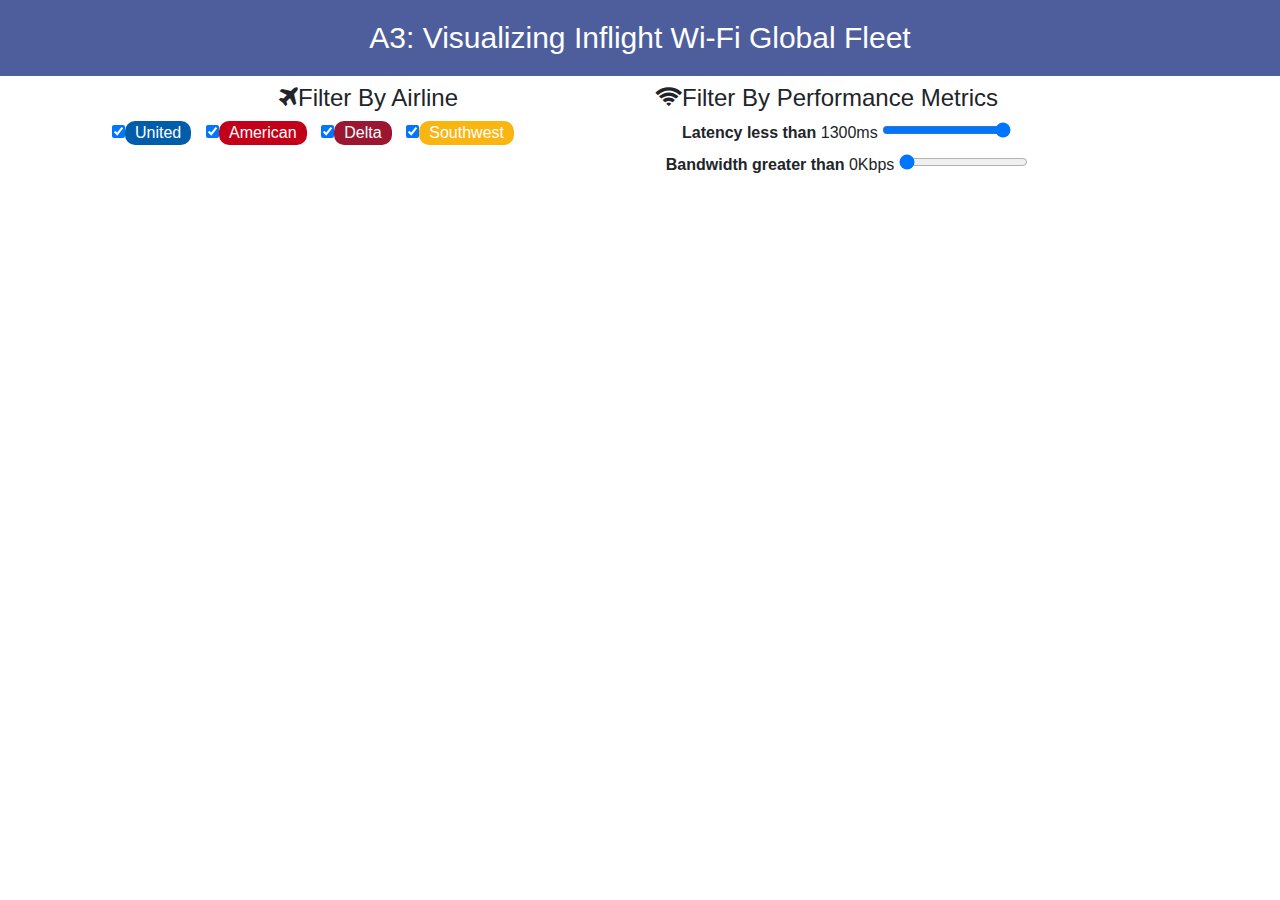
<file: flights.html>
<!-- Code from d3-graph-gallery.com -->
<!-- https://www.d3-graph-gallery.com/graph/bubblemap_buttonControl.html -->
<!DOCTYPE html>
<meta charset="utf-8">
<meta charset="utf-8">
  <meta name="viewport" content="width=device-width, initial-scale=1, shrink-to-fit=no">

  <!-- Bootstrap CSS -->
  <link rel="stylesheet" href="https://stackpath.bootstrapcdn.com/bootstrap/4.3.1/css/bootstrap.min.css" integrity="sha384-ggOyR0iXCbMQv3Xipma34MD+dH/1fQ784/j6cY/iJTQUOhcWr7x9JvoRxT2MZw1T" crossorigin="anonymous">
  <link rel="stylesheet" href="https://cdnjs.cloudflare.com/ajax/libs/font-awesome/4.7.0/css/font-awesome.min.css">
<style>

  div.tooltip{
    position:absolute;
    text-align: left;
    background-color: white;
    width:250px;
    height:60px;
    padding:2px 15px;
    pointer-events: none;
  }  
  </style>

<!-- Bootstrap Imports -->
<script src="https://code.jquery.com/jquery-3.3.1.slim.min.js" integrity="sha384-q8i/X+965DzO0rT7abK41JStQIAqVgRVzpbzo5smXKp4YfRvH+8abtTE1Pi6jizo" crossorigin="anonymous"></script>
<script src="https://cdnjs.cloudflare.com/ajax/libs/popper.js/1.14.7/umd/popper.min.js" integrity="sha384-UO2eT0CpHqdSJQ6hJty5KVphtPhzWj9WO1clHTMGa3JDZwrnQq4sF86dIHNDz0W1" crossorigin="anonymous"></script>
<script src="https://stackpath.bootstrapcdn.com/bootstrap/4.3.1/js/bootstrap.min.js" integrity="sha384-JjSmVgyd0p3pXB1rRibZUAYoIIy6OrQ6VrjIEaFf/nJGzIxFDsf4x0xIM+B07jRM" crossorigin="anonymous"></script>


<!-- Load d3.js and the geo projection plugin -->
<script src="http://d3js.org/d3.v4.js"></script>
<script src="https://d3js.org/d3-geo-projection.v2.min.js"></script>

<!-- Button -->
<header class="header normalFont" style="background-color: #4E5E9D;">
    <h1 style="text-align: center;font-size: 30px; color:#ffffff;padding:20px" >A3: Visualizing Inflight Wi-Fi Global Fleet</h1>
  </header>

<div class="container">
  <div class="row">

  <!--   First Column: Airline Filter -->
    <div class="col-sm">
      
<div style="margin-left: 5%;border-color: black">
  <h4 style="text-align: center"><i class="fa fa-plane"></i>Filter By Airline</h4>
  <input type="checkbox" class="checkbox" value="A" checked><label style="background-color: #005DAA;padding: 0px 10px 0px 10px;border-radius: 10px;color:white">United</label>

  <input style="margin-left: 2%" type="checkbox" class="checkbox" value="B" checked><label style="background-color: #C30019;padding: 0px 10px 0px 10px;border-radius: 10px;color:white">American</label>

  <input style="margin-left: 2%" type="checkbox" class="checkbox" value="C" checked><label style="background-color: #9b1631;padding: 0px 10px 0px 10px;border-radius: 10px;color:white">Delta</label>

  <input style="margin-left: 2%" type="checkbox" class="checkbox" value="D" checked><label style="background-color: #F9B612;padding: 0px 10px 0px 10px;border-radius: 10px;color:white">Southwest</label>
  </div>
    </div>

  <!--   Second Column: Metric Filter -->
    <div class="col-sm">
        <h4><i class="fa fa-wifi"></i>Filter By Performance Metrics</h4>
        <label style="margin-left:5%;font-weight: bold">Latency less than</label>
        <label id="latencyValue">1300</label>ms
        <input type="range" min="0" max="1300" value="1300" class="slider_L" id="Latency">
        
        <label style="margin-left:2%;font-weight: bold">Bandwidth greater than</label>
        <label id="BandwidthValue">0</label>Kbps
        <input type="range" min="0" max="70000" value="0" class="slider_B" id="Bandwidth">
    </div>


  </div>
</div>








<!-- Create an element where the map will take place -->
<svg id="my_dataviz" width="1200" height="550"></svg>


<script>

// The svg
var svg = d3.select("svg"),
    width = +svg.attr("width"),
    height = +svg.attr("height");

// tooltip
var div = d3.select("body").append("div")
      .attr("class", "tooltip")
      .style("opacity", 0);


// Map and projection
var projection = d3.geoMercator()               // GPS of location to zoom on
    .scale(width/2/Math.PI)                       // This is like the zoom
    .translate([ width/2, height/2 ])

// zoom
  svg= svg.call(d3.zoom().on("zoom", function(){
        svg.attr("transform", d3.event.transform)
      }))
      .append("g")

// Create data for circles:
var markers = [
  // {long: 9.083, lat: 42.149, group: "A", size: 12}, // corsica
  // {long: 7.26, lat: 43.71, group: "A", size: 12}, // nice
  // {long: 2.349, lat: 48.864, group: "B", size: 12}, // Paris
  // {long: -1.397, lat: 43.664, group: "B", size: 12}, // Hossegor
  // {long: 3.075, lat: 50.640, group: "C", size: 12}, // Lille
  // {long: -3.83, lat: 48, group: "C", size: 12} // Morlaix
];


//______________________BEGINNING OF JSON PARSE__________________________
function percentRank(array, n) {
    var L = 0;
    var S = 0;
    var N = array.length

    for (var i = 0; i < array.length; i++) {
        if (array[i] < n) {
            L += 1
        } else if (array[i] === n) {
            S += 1
        } else {

        }
    }

    var pct = (L + (0.5 * S)) / N

    return pct
}

//Parse All Flights
  let waypoints=[];
  let flight_nos=[];
  let latencies=[];
  let bandwidths=[];
  var flight_data2='&UAL420, 26, 14946840, 33.94 -118.41 33.94 -118.47 33.94 -118.51 33.94 -118.53 33.94 -118.53 33.94 -118.56 33.94 -118.59 33.93 -118.61 33.93 -118.62 33.93 -118.64 33.93 -118.65 33.93 -118.68 33.93 -118.71 33.91 -118.78 33.98 -118.88 33.99 -118.9 34.02 -118.94 34.08 -119.03 34.1 -119.07 34.12 -119.1 34.15 -119.13 34.17 -119.16 34.3 -119.37 34.38 -119.49 34.41 -119.53 34.42 -119.54 34.43 -119.56 34.54 -119.69 34.6 -119.75 34.7 -119.88 34.95 -120.18 35.15 -120.41 35.43 -120.75 35.48 -120.82 35.53 -120.86 35.65 -120.97 35.94 -121.24 35.98 -121.28 36.01 -121.31 36.07 -121.36 36.11 -121.4 36.13 -121.41 36.2 -121.46 36.47 -121.68 36.5 -121.7 36.5 -121.71 36.57 -121.76 36.65 -121.82 36.67 -121.84 36.74 -121.89 36.76 -121.9 36.91 -121.94 36.95 -121.95 36.99 -121.97 37.07 -122 37.27 -122.08 37.28 -122.08 37.33 -122.1 37.37 -122.12 37.43 -122.17 37.47 -122.22 37.49 -122.24 37.56 -122.31 37.6 -122.36 37.61 -122.37 37.62 -122.38,&UAL2000, 339, 50298, 33.43 -112.01 33.44 -111.95 33.44 -111.91 33.44 -111.89 33.44 -111.88 33.45 -111.86 33.46 -111.83 33.46 -111.83 33.47 -111.8 33.49 -111.75 33.56 -111.58 33.63 -111.4 33.64 -111.4 33.68 -111.29 33.69 -111.27 33.69 -111.27 33.73 -111.15 33.79 -110.97 33.85 -110.81 33.87 -110.74 33.95 -110.54 33.98 -110.44 33.99 -110.42 34.06 -110.22 34.07 -110.19 34.1 -110.1 34.14 -109.97 34.35 -109.37 34.42 -109.14 34.55 -108.68 34.74 -107.97 35.04 -106.82 35.21 -106.48 35.23 -106.46 35.48 -105.97 35.65 -105.62 35.75 -105.43 35.86 -105.19 35.87 -105.17 36.04 -104.82 36.24 -104.41 36.3 -104.28 36.37 -104.15 36.49 -103.89 36.59 -103.67 37.22 -102.32 37.92 -100.73 38.11 -100.16 38.14 -100.08 38.25 -99.74 38.61 -98.63 38.74 -98.2 38.93 -97.62 39.04 -97.17 39.28 -96.26 39.61 -94.91 39.78 -94.18 39.85 -93.9 40.14 -92.59 40.19 -92.45 40.42 -91.78 40.52 -91.5 40.55 -91.42 40.55 -91.4 40.58 -91.33 40.61 -91.23 40.83 -90.6 41.03 -89.97 41.16 -89.59 41.18 -89.55 41.28 -89.29 41.46 -88.84 41.51 -88.71 41.57 -88.57 41.61 -88.5 41.65 -88.45 41.71 -88.36 41.77 -88.28 41.78 -88.28 41.89 -88.15 41.89 -88.12 41.88 -88.03 41.88 -88.01 41.88 -87.99 41.94 -87.94 41.88 -87.73 41.97 -87.91,&THY9, 1349, 136823, 40.98 28.81 42.49 27.83 54.68 17.21 61.31 7.37 64.58 0 71.08 -45.77 66.31 -82.57 60.74 -96.2 60.55 -96.54 48.47 -111.13 48.03 -111.49 39.37 -117.56 38.57 -118.03 38.3 -118.22 37.4 -118.86 36.8 -119.27 36.13 -119.18 35.48 -119.1 35.42 -119.07 35.37 -119.06 35.16 -118.98 35.1 -118.96 34.91 -118.9 34.87 -118.88 34.8 -118.86 34.67 -118.94 34.64 -118.96 34.63 -118.95 34.45 -118.93 34.33 -118.91 34.32 -118.9 34.29 -118.9 34.26 -118.89 34.21 -118.85 34.17 -118.82 34.17 -118.81 34.14 -118.78 34.1 -118.74 34.06 -118.7 34.03 -118.66 34.03 -118.65 34.03 -118.63 34.02 -118.59 34.02 -118.58 34.02 -118.55 34.01 -118.5 34.01 -118.46 34.01 -118.43 34.02 -118.41 34.03 -118.36 34.03 -118.36 34.03 -118.33 34.03 -118.3 33.99 -118.35 33.99 -118.35 33.94 -118.41,&UAL599, 949, 29580, 42.36 -71.01 42.44 -70.97 42.44 -70.96 42.45 -70.93 42.45 -70.92 42.45 -70.89 42.46 -70.85 42.47 -70.84 42.47 -70.83 42.51 -70.79 42.51 -70.8 42.54 -70.81 42.55 -70.81 42.58 -70.83 42.63 -70.95 42.72 -71.14 42.75 -71.21 42.78 -71.28 42.79 -71.33 42.82 -71.58 42.82 -71.65 42.83 -71.74 42.85 -71.88 42.85 -71.93 42.88 -72.18 42.89 -72.3 42.89 -72.32 42.91 -72.44 42.93 -72.71 42.95 -72.87 42.98 -73.18 42.99 -73.34 42.99 -73.35 43.01 -74.25 43.03 -74.51 43.03 -74.58 43.06 -75.29 43.09 -76.69 43.09 -76.76 43.1 -79.03 43.1 -79.04 43.07 -81.1 43.04 -81.93 43.03 -82.38 43.02 -82.41 42.97 -83.75 42.94 -84.05 42.9 -84.45 42.88 -84.58 42.85 -84.92 42.84 -85 42.83 -85.12 42.82 -85.18 42.79 -85.5 42.75 -85.71 42.75 -85.72 42.69 -86.05 42.66 -86.21 42.65 -86.27 42.64 -86.29 42.59 -86.55 42.56 -86.72 42.5 -86.93 42.46 -87.11 42.4 -87.31 42.4 -87.32 42.39 -87.35 42.34 -87.53 42.27 -87.61 42.25 -87.62 42.18 -87.7 42.17 -87.72 42.12 -87.76 42.09 -87.79 42.06 -87.83 41.99 -87.89 41.97 -87.91,&AAL380, 756, 3769, 41.97 -87.91 41.97 -87.82 41.97 -87.79 41.97 -87.7 41.97 -87.7 41.96 -87.6 41.96 -87.57 41.96 -87.37 41.95 -87.15 41.95 -87.1 41.95 -87.06 41.95 -87.06 41.95 -86.98 41.95 -86.7 41.95 -86.57 41.95 -86.53 41.95 -86.45 41.96 -86.21 41.95 -86.17 41.94 -86.07 41.93 -85.91 41.92 -85.86 41.9 -85.58 41.88 -85.41 41.81 -84.77 41.78 -84.43 41.77 -83.55 41.7 -82.8 41.7 -82.79 41.52 -81.16 41.49 -80.89 41.42 -80.11 41.29 -78.86 41.25 -78.46 41.21 -78.14 41.19 -77.9 41.13 -77.39 41.05 -76.83 41.03 -76.72 41.02 -76.67 41.01 -76.6 40.92 -76.23 40.9 -76.15 40.88 -76.06 40.83 -75.87 40.82 -75.84 40.8 -75.75 40.78 -75.68 40.77 -75.62 40.76 -75.6 40.73 -75.45 40.7 -75.32 40.69 -75.26 40.67 -75.19 40.67 -75.15 40.66 -75.14 40.65 -75.13 40.62 -75.09 40.59 -75.04 40.57 -75.01 40.56 -74.98 40.55 -74.95 40.54 -74.92 40.51 -74.83 40.5 -74.79 40.49 -74.75 40.48 -74.72 40.43 -74.54 40.43 -74.52 40.46 -74.43 40.49 -74.32 40.51 -74.25 40.52 -74.21 40.55 -74.1 40.56 -74.06 40.57 -74.05 40.61 -74.02 40.61 -74.01 40.63 -74 40.64 -73.99 40.64 -73.99 40.71 -73.93 40.71 -73.93 40.78 -73.87,&AAL2798, 19, 3466552, 41.97 -87.91 41.98 -87.99 41.98 -88.02 41.99 -88.11 41.99 -88.11 42 -88.21 42 -88.24 42.02 -88.44 42.04 -88.66 42.04 -88.71 42.04 -88.75 42.05 -88.81 42.05 -88.82 42.05 -88.84 42.03 -89.11 42.02 -89.24 42.01 -89.36 42 -89.64 41.99 -89.74 41.98 -89.9 41.98 -89.95 41.96 -90.12 41.94 -90.4 41.94 -90.53 41.93 -90.54 41.92 -90.79 41.91 -91.04 41.9 -91.19 41.88 -92.1 41.87 -92.24 41.86 -92.75 41.83 -93.4 41.77 -94.42 41.74 -95.15 41.67 -96.14 41.43 -99.03 41.19 -101.3 40.89 -103.66 40.82 -104.13 40.76 -104.6 40.75 -104.64 40.66 -105.22 40.62 -105.53 40.27 -107.66 40.17 -108.18 40.08 -108.7 40.07 -108.72 39.98 -109.23 39.9 -109.64 39.82 -110.05 39.63 -110.98 39.57 -111.28 39.44 -111.9 39.3 -112.51 39.12 -113.32 38.89 -114.3 38.68 -115.16 38.62 -115.42 38.42 -116.2 38.35 -116.47 38.14 -117.27 38 -117.77 37.9 -118.76 37.86 -119.1 37.84 -119.27 37.82 -119.38 37.76 -119.94 37.75 -120.04 37.72 -120.22 37.7 -120.4 37.7 -120.41 37.69 -120.48 37.67 -120.69 37.66 -120.75 37.66 -120.77 37.65 -120.83 37.63 -120.96 37.63 -121 37.62 -121.08 37.6 -121.17 37.59 -121.26 37.58 -121.39 37.58 -121.41 37.55 -121.6 37.55 -121.61 37.55 -121.62 37.53 -121.7 37.51 -121.8 37.5 -121.83 37.49 -121.88 37.54 -122.08 37.56 -122.14 37.57 -122.18 37.59 -122.28 37.61 -122.33 37.61 -122.36 37.62 -122.38,&UAL262, 591, 100279, 41.97 -87.91 41.99 -87.99 42 -88.03 42.02 -88.12 42.02 -88.13 42.04 -88.23 42.05 -88.25 42.08 -88.42 42.13 -88.64 42.14 -88.71 42.16 -88.78 42.16 -88.81 42.16 -88.82 42.16 -88.91 42.15 -89.16 42.15 -89.44 42.14 -89.63 42.14 -89.81 42.13 -89.83 42.12 -90.22 42.12 -90.38 42.1 -90.69 42.1 -90.85 42.09 -90.94 42.09 -91.01 42.08 -91.18 42.08 -91.28 42.13 -91.47 42.13 -91.49 42.51 -93.08 42.52 -93.11 43.07 -94.82 43.12 -94.99 43.58 -96.53 43.65 -96.78 44.08 -98.16 44.16 -98.45 44.34 -99.03 44.51 -99.62 44.59 -99.92 44.67 -100.22 45.08 -101.72 45.49 -103.17 46.07 -105.33 46.89 -108.82 47.05 -109.61 47.11 -110.28 47.22 -111.62 47.38 -113.98 47.43 -115 47.46 -115.65 47.56 -117.63 47.59 -117.92 47.71 -119.25 47.72 -119.36 47.73 -119.48 47.76 -119.87 47.77 -119.94 47.77 -120.03 47.78 -120.14 47.78 -120.19 47.8 -120.39 47.82 -120.75 47.83 -120.8 47.84 -121.02 47.85 -121.08 47.85 -121.19 47.87 -121.44 47.89 -121.69 47.89 -121.7 47.86 -121.74 47.85 -121.75 47.77 -121.86 47.74 -121.91 47.62 -122.06 47.62 -122.07 47.61 -122.07 47.56 -122.14 47.55 -122.16 47.49 -122.25 47.45 -122.31,&RPA5913, 650, 26677, 40.78 -73.87 40.76 -73.94 40.74 -74 40.74 -74 40.73 -74.03 40.72 -74.06 40.71 -74.09 40.71 -74.09 40.69 -74.13 40.68 -74.17 40.67 -74.2 40.67 -74.2 40.68 -74.22 40.69 -74.23 40.7 -74.26 40.71 -74.27 40.72 -74.28 40.73 -74.3 40.74 -74.31 40.75 -74.33 40.43 -74.94 40.42 -74.97 40.41 -74.99 40.37 -75.04 40.32 -75.11 40.28 -75.17 40.13 -75.38 40.02 -75.53 39.92 -75.67 39.83 -75.84 39.76 -75.98 39.74 -76.01 39.68 -76.12 39.61 -76.26 39.59 -76.3 39.56 -76.32 39.5 -76.37 39.5 -76.37 39.45 -76.42 39.4 -76.46 39.28 -76.56 39.17 -76.66 39.17 -76.66 39.07 -76.79 39.04 -76.81 38.97 -76.9 38.96 -76.91 38.93 -76.94 38.83 -76.94 38.78 -76.94 38.69 -76.94 38.56 -76.92 38.43 -76.91 38.43 -76.91 38.45 -76.92 38.5 -76.93 38.57 -76.95 38.61 -76.97 38.69 -76.99 38.77 -77.01 38.85 -77.04,&UAE236, 1266, 21302, 41.97 -87.91 42.04 -87.91 42.07 -87.91 42.16 -87.92 42.16 -87.92 42.26 -87.93 42.27 -87.93 42.31 -87.93 42.37 -87.94 42.5 -87.97 42.54 -87.98 42.63 -88 42.64 -88 42.71 -87.94 42.84 -87.82 42.67 -87.97 42.63 -88.01 42.68 -87.97 43.16 -87.82 43.23 -87.74 43.33 -87.67 43.35 -87.65 43.42 -87.58 43.47 -87.53 43.52 -87.48 43.75 -87.24 44.12 -86.86 44.67 -86.27 45.04 -85.87 45.4 -85.47 45.4 -85.43 45.49 -85.34 46.31 -84.43 46.41 -84.31 48.04 -82.25 48.67 -81.41 48.82 -81.21 49.67 -80 50.18 -79.25 52.5 -75.52 52.8 -75 53.05 -74.4 53.23 -73.94 53.27 -73.87 53.55 -73.13 54.4 -70.83 54.47 -70.64 54.62 -70.25 55.07 -68.85 55.18 -68.47 55.65 -67 56.27 -65.37 56.74 -64 56.74 -64 57.2 -62.62 57.98 -59.89 58.08 -59.45 58.3 -58.68 58.47 -58 59.78 -54.17 60.2 -52.77 61 -50 61.64 -47.28 61.95 -45.88 61.98 -45.65 62.15 -44.83 62.5 -42.99 63 -40 63.26 -37.98 63.49 -36.03 64 -30 64 -20 63 -10 62.5 -7.01 61 0 50.77 19.26 49.5 20.82 48.54 21.93 47.56 23.01 45.58 25.04 44.05 26.5 39.5 36.09 38.55 37.76 36.07 41.77 28.53 51.73 26.53 53.98 26.46 54.06 26.24 54.3 26.05 54.5 25.83 54.75 25.71 54.88 25.55 55.04 25.52 55.08 25.43 55.17 25.37 55.24 25.31 55.3 25.25 55.36,&UAL459, 977, 138072, 47.45 -122.31 47.41 -122.18 47.4 -122.14 47.38 -122.08 47.36 -122.01 47.36 -122 47.36 -121.97 47.36 -121.74 47.36 -121.52 47.36 -121.5 47.36 -121.2 47.36 -121.14 47.36 -120.92 47.36 -120.61 47.36 -120.2 47.36 -120.19 47.36 -120.13 47.36 -119.76 47.36 -119.59 47.35 -119.24 47.35 -118.89 47.33 -118.01 47.32 -117.15 47.21 -115 47.14 -113.69 47.09 -113.03 46.72 -108.8 46.69 -108.45 46.47 -106.66 46.38 -105.95 46.35 -105.6 46.33 -105.3 46.25 -104.38 46.13 -103.17 46 -102 45.93 -101.68 45.87 -101.36 45.73 -100.73 45.6 -100.16 45.34 -99.02 45.14 -98.17 45 -97.61 44.86 -97.09 44.65 -96.27 44.28 -94.92 44 -93.96 43.92 -93.72 43.19 -91.66 43.09 -91.37 43.05 -91.27 42.86 -90.72 42.7 -90.28 42.52 -89.78 42.5 -89.65 42.5 -89.59 42.47 -89.4 42.47 -89.39 42.46 -89.33 42.45 -89.25 42.44 -89.12 42.43 -89.06 42.41 -88.92 42.41 -88.89 42.4 -88.83 42.38 -88.67 42.37 -88.6 42.36 -88.5 42.34 -88.39 42.3 -88.32 42.3 -88.31 42.26 -88.24 42.24 -88.22 42.21 -88.17 42.2 -88.15 42.15 -88.09 42.14 -88.08 42.09 -88.03 42.09 -87.89 42.09 -87.79 42.09 -87.6 42.09 -87.6 42.09 -87.51 42.06 -87.63 42.05 -87.64 42.02 -87.74 42.02 -87.75 41.99 -87.85 41.97 -87.91,&N459, 419, 13160, ,&RPA4463, 510, 6332, 38.85 -77.04 38.9 -77.07 38.9 -77.07 38.91 -77.08 38.91 -77.1 38.92 -77.11 38.93 -77.12 38.93 -77.12 38.95 -77.13 38.97 -77.16 38.98 -77.18 38.99 -77.18 38.99 -77.26 38.99 -77.3 38.99 -77.32 38.99 -77.32 39.09 -77.43 39.1 -77.44 39.12 -77.46 39.24 -77.51 39.25 -77.51 39.3 -77.53 39.35 -77.55 39.4 -77.57 39.41 -77.58 39.46 -77.6 39.47 -77.64 39.5 -77.73 39.54 -77.86 39.54 -77.88 39.57 -77.97 39.62 -78.12 39.65 -78.22 39.69 -78.36 39.7 -78.4 39.7 -78.41 39.71 -78.43 39.76 -78.6 39.78 -78.69 39.81 -78.79 39.84 -78.89 39.97 -79.36 40 -79.41 40.33 -80.06 40.47 -80.33 40.6 -80.58 40.66 -80.72 40.67 -80.74 40.87 -81.14 41.08 -81.58 41.09 -81.6 41.11 -81.68 41.16 -81.95 41.19 -82.09 41.21 -82.17 41.23 -82.25 41.38 -82.41 41.4 -82.43 41.46 -82.49 41.49 -82.52 41.6 -82.64 41.64 -82.68 41.73 -82.78 41.75 -82.8 41.76 -82.81 41.76 -82.82 41.87 -82.98 41.88 -82.99 41.92 -83.05 41.98 -83.14 42.02 -83.2 42.04 -83.23 42.04 -83.23 42.09 -83.3 42.15 -83.25 42.18 -83.22 42.19 -83.22 42.22 -83.2 42.22 -83.19 42.23 -83.18 42.23 -83.22 42.22 -83.28 42.21 -83.35,&UAL2382, 979, 44289, 39.87 -75.24 39.93 -75.3 39.96 -75.32 39.99 -75.35 39.99 -75.35 40.01 -75.36 40.02 -75.38 40.04 -75.39 40.04 -75.39 40.06 -75.41 40.07 -75.42 40.08 -75.43 40.09 -75.44 40.09 -75.44 40.1 -75.45 40.21 -75.55 40.22 -75.56 40.32 -75.7 40.32 -75.71 40.37 -75.78 40.38 -75.8 40.39 -75.81 40.44 -75.89 40.45 -75.96 40.46 -76.01 40.46 -76.01 40.49 -76.22 40.5 -76.27 40.52 -76.41 40.54 -76.49 40.55 -76.6 40.55 -76.61 40.57 -76.81 40.58 -76.92 40.6 -77.14 40.63 -77.44 40.63 -77.53 40.64 -77.57 40.66 -77.8 40.68 -77.99 40.7 -78.15 40.83 -79.08 41.01 -80.53 41.05 -80.88 41.15 -82.72 41.22 -84.22 41.23 -84.64 41.24 -84.71 41.24 -84.89 41.25 -85.29 41.26 -85.33 41.27 -85.83 41.27 -85.86 41.28 -86.04 41.29 -86.11 41.3 -86.14 41.32 -86.32 41.32 -86.37 41.34 -86.54 41.4 -86.69 41.54 -86.78 41.58 -86.79 41.66 -86.79 41.7 -86.8 41.75 -86.81 41.77 -86.81 41.87 -86.83 41.87 -86.83 41.87 -86.84 41.94 -86.92 42 -86.98 41.99 -87.06 41.99 -87.12 41.99 -87.43 41.98 -87.61 41.98 -87.65 41.98 -87.77 41.98 -87.88 41.97 -87.91,&UAL2363, 844, 54701, 37.62 -122.38 37.69 -122.27 37.71 -122.24 37.71 -122.23 37.72 -122.21 37.75 -122.18 37.75 -122.18 37.77 -122.17 37.8 -122.14 37.82 -122.13 37.88 -122.07 37.92 -122.01 38.02 -121.85 38.07 -121.79 38.1 -121.74 38.11 -121.72 38.2 -121.6 38.2 -121.59 38.25 -121.53 38.3 -121.44 38.34 -121.39 38.38 -121.32 38.39 -121.3 38.44 -121.23 38.5 -121.13 38.59 -120.97 38.64 -120.89 38.69 -120.81 38.75 -120.72 38.87 -120.52 38.93 -120.42 39 -120.3 39.08 -120.18 39.19 -119.98 39.88 -118.8 40.2 -118.02 40.22 -117.94 40.3 -117.67 40.38 -117.41 40.69 -116.35 40.77 -116.05 41.2 -114.46 41.25 -114.27 41.36 -113.84 41.51 -112.69 41.53 -112.49 41.7 -110.83 41.86 -108.86 41.91 -108.17 41.95 -107.61 42.07 -105.16 42.12 -104.63 42.15 -104.33 42.22 -103.43 42.3 -102.22 42.45 -99.39 42.47 -98.69 42.79 -96.23 42.85 -95.73 42.88 -95.47 42.96 -94.71 43 -94.35 43.02 -94.08 43.09 -93.33 43.13 -91.32 43.13 -91.17 43.13 -90.39 43.13 -89.86 43.13 -89.33 43.12 -88.28 43.19 -87.7 43.26 -87.12 43.26 -87 43.3 -86.11 43.3 -86.05 43.3 -85.84 43.3 -85.54 43.3 -85.25 43.3 -85.21 43.3 -85.2 43.28 -85.16 43.2 -85 43.14 -84.86 43.12 -84.82 43.08 -84.75 42.95 -84.49 42.95 -84.48 42.87 -84.33 42.76 -84.11 42.7 -83.99 42.69 -83.96 42.68 -83.92 42.68 -83.9 42.63 -83.68 42.63 -83.64 42.62 -83.6 42.59 -83.49 42.58 -83.4 42.57 -83.38 42.57 -83.36 42.43 -83.35 42.42 -83.35 42.41 -83.35 42.37 -83.35 42.35 -83.35 42.32 -83.35 42.27 -83.35 42.21 -83.35,&UAL592, 1078, 29890, 41.97 -87.91 41.96 -87.99 41.95 -88.02 41.94 -88.11 41.93 -88.11 41.91 -88.22 41.91 -88.24 41.87 -88.43 41.83 -88.64 41.82 -88.69 41.81 -88.73 41.8 -88.81 41.8 -88.82 41.79 -88.82 41.76 -89.11 41.74 -89.23 41.73 -89.34 41.72 -89.37 41.69 -89.58 41.68 -89.68 41.67 -89.73 41.65 -89.87 41.62 -90.04 41.59 -90.21 41.44 -91.12 41 -93.53 40.98 -93.57 40.91 -93.84 40.35 -95.74 40.2 -96.21 39.6 -98.86 39.26 -100.23 38.86 -102.07 38.44 -103.83 38.29 -104.43 38.08 -105.19 37.79 -106.19 36.83 -109.2 36.12 -111.27 36.08 -111.68 36.07 -111.81 35.76 -112.76 35.61 -113.23 35.51 -113.54 35.41 -113.81 35.32 -114.08 35.13 -114.62 35.05 -114.87 35.04 -114.9 34.79 -115.46 34.64 -115.88 34.63 -115.89 34.52 -116.2 34.5 -116.25 34.46 -116.35 34.45 -116.4 34.44 -116.41 34.43 -116.44 34.42 -116.46 34.42 -116.48 34.39 -116.54 34.33 -116.68 34.25 -116.89 34.23 -116.94 34.21 -116.98 34.21 -116.99 34.18 -117.11 34.17 -117.15 34.17 -117.15 34.16 -117.17 34.15 -117.22 34.13 -117.28 34.11 -117.37 34.11 -117.37 34.1 -117.39 34.08 -117.45 34.08 -117.46 34.08 -117.48 34.07 -117.5 34.05 -117.66 34.04 -117.75 34.02 -117.85 34.01 -117.92 34.01 -117.96 33.99 -118.06 33.99 -118.12 33.98 -118.17 33.98 -118.18 33.97 -118.22 33.97 -118.22 33.96 -118.27 33.96 -118.32 33.96 -118.32 33.94 -118.41,&DAL1963, 620, 3515921, 33.64 -84.43 33.68 -84.18 33.73 -84.04 33.75 -83.74 33.75 -83.73 33.76 -83.65 34.03 -83.14 34.13 -82.96 34.32 -82.59 34.38 -82.48 34.45 -82.35 34.51 -82.2 34.53 -82.17 35.11 -81.2 35.2 -81.06 35.29 -80.91 35.71 -80.18 35.77 -80.08 35.92 -79.82 35.95 -79.76 36.16 -79.39 36.44 -78.92 36.47 -78.87 36.51 -78.8 36.58 -78.67 36.9 -78.29 37.41 -77.66 37.45 -77.62 37.59 -77.45 37.6 -77.44 37.77 -77.39 37.89 -77.35 37.95 -77.34 38.07 -77.3 38.13 -77.28 38.17 -77.27 38.19 -77.26 38.2 -77.26 38.24 -77.24 38.3 -77.23 38.34 -77.21 38.36 -77.19 38.45 -77.09 38.46 -77.08 38.49 -77.08 38.68 -77.08 38.69 -77.07 38.71 -77.06 38.73 -77.05 38.75 -77.04 38.75 -77.04 38.76 -77.03 38.77 -77.03 38.87 -77.16 38.95 -77.27 38.85 -77.04,&UAL263, 843, 88409, 41.97 -87.91 41.97 -87.79 41.97 -87.75 41.97 -87.66 41.97 -87.66 41.96 -87.58 41.96 -87.56 41.96 -87.38 41.95 -87.16 41.95 -87.1 41.95 -87.06 41.95 -87.05 41.95 -86.97 41.95 -86.8 41.95 -86.58 41.95 -86.43 41.95 -86.39 41.96 -86.29 41.96 -86.21 41.95 -86.16 41.93 -85.96 41.92 -85.85 41.9 -85.62 41.87 -85.3 41.86 -85.23 41.85 -85.07 41.81 -84.77 41.78 -84.43 41.77 -83.55 41.7 -82.8 41.7 -82.79 41.52 -81.16 41.49 -80.89 41.42 -80.11 41.29 -78.86 41.25 -78.46 41.21 -78.14 41.19 -77.9 41.13 -77.39 41.05 -76.83 41.03 -76.69 41.02 -76.67 41 -76.58 40.92 -76.23 40.9 -76.16 40.89 -76.11 40.88 -76.06 40.82 -75.84 40.8 -75.75 40.79 -75.69 40.77 -75.63 40.76 -75.6 40.73 -75.45 40.7 -75.33 40.69 -75.27 40.68 -75.2 40.67 -75.15 40.66 -75.14 40.65 -75.13 40.63 -75.09 40.59 -75.04 40.57 -75.01 40.56 -74.99 40.55 -74.95 40.54 -74.92 40.52 -74.83 40.5 -74.79 40.49 -74.75 40.48 -74.72 40.43 -74.54 40.43 -74.52 40.46 -74.44 40.48 -74.33 40.51 -74.25 40.51 -74.23 40.54 -74.13 40.56 -74.06 40.57 -74.05 40.58 -74.04 40.59 -74.03 40.62 -74 40.63 -74 40.64 -73.99 40.7 -73.94 40.71 -73.93 40.78 -73.87,&NMB3616, 886, 62523, ,&SWA3616, 949, 57959, 39.86 -104.67 39.86 -104.63 39.87 -104.53 39.87 -104.31 39.88 -104.09 39.88 -104.03 39.88 -103.98 39.88 -103.81 39.88 -103.81 39.88 -103.73 39.89 -103.66 39.91 -103.5 39.92 -103.41 39.95 -103.15 39.96 -103.05 39.97 -102.99 39.98 -102.89 39.98 -102.85 40.03 -102.41 40.13 -101.37 40.2 -100.59 40.51 -99.05 40.92 -96.74 41.08 -95.88 41.44 -93.65 41.43 -93.62 41.43 -93.51 41.42 -93.21 41.2 -90.7 41.17 -90.4 40.99 -89.21 40.96 -88.91 40.89 -88.03 40.86 -87.71 40.77 -86.74 40.69 -86.12 40.64 -85.44 40.58 -84.92 40.55 -84.76 40.49 -84.15 40.36 -83.12 40.35 -83.09 40.15 -81.62 40.12 -81.42 40.03 -80.82 39.86 -80.04 39.84 -79.91 39.77 -79.59 39.76 -79.54 39.68 -79.17 39.66 -79.09 39.63 -78.97 39.6 -78.8 39.59 -78.75 39.56 -78.65 39.55 -78.61 39.51 -78.4 39.51 -78.39 39.45 -78.14 39.45 -78.13 39.45 -78.02 39.45 -77.97 39.45 -77.74 39.45 -77.69 39.45 -77.66 39.45 -77.54 39.45 -77.42 39.45 -77.36 39.44 -77.3 39.44 -77.18 39.43 -77.07 39.43 -77.06 39.43 -76.94 39.42 -76.82 39.42 -76.74 39.41 -76.71 39.38 -76.59 39.36 -76.52 39.36 -76.51 39.34 -76.49 39.28 -76.45 39.26 -76.43 39.23 -76.41 39.21 -76.39 39.2 -76.44 39.2 -76.47 39.19 -76.58 39.18 -76.67,&UAL1440, 1060, 41207, 38.85 -77.04 38.9 -77.07 38.91 -77.09 38.92 -77.11 38.92 -77.11 38.93 -77.12 38.95 -77.13 38.96 -77.15 38.96 -77.15 38.99 -77.18 38.99 -77.19 38.99 -77.21 38.99 -77.21 38.99 -77.27 38.99 -77.29 38.99 -77.31 38.99 -77.32 38.98 -77.48 38.96 -77.7 38.96 -77.7 38.96 -77.74 38.95 -77.79 38.95 -77.83 38.95 -77.85 38.95 -77.96 38.95 -78.04 38.96 -78.22 38.96 -78.25 38.97 -78.35 38.98 -78.52 38.98 -78.53 38.99 -78.65 38.99 -78.75 39 -78.84 39.02 -79.17 39.03 -79.33 39.09 -80.3 39.1 -80.42 39.1 -80.43 39.1 -80.49 39.11 -80.56 39.81 -82.18 40.24 -83.24 40.79 -84.69 40.98 -85.19 41.25 -85.61 41.26 -85.66 41.27 -85.86 41.27 -85.92 41.28 -86.04 41.29 -86.12 41.34 -86.54 41.4 -86.69 41.54 -86.78 41.6 -86.79 41.66 -86.79 41.7 -86.8 41.76 -86.81 41.77 -86.81 41.83 -86.82 41.87 -86.83 41.94 -86.92 41.96 -86.94 42 -86.98 41.99 -87.06 41.99 -87.23 41.99 -87.42 41.98 -87.64 41.98 -87.65 41.98 -87.75 41.98 -87.87 41.97 -87.91,&UAL661, 129, 2772888, 33.94 -118.41 33.94 -118.47 33.94 -118.51 33.94 -118.52 33.94 -118.52 33.94 -118.55 33.94 -118.58 33.93 -118.6 33.93 -118.61 33.93 -118.64 33.93 -118.64 33.9 -118.64 33.87 -118.64 33.84 -118.64 33.74 -118.55 33.7 -118.52 33.66 -118.39 33.64 -118.34 33.64 -118.33 33.64 -118.28 33.64 -118.23 33.64 -118.22 33.64 -118.17 33.64 -118.07 33.64 -117.97 33.64 -117.96 33.64 -117.8 33.65 -117.76 33.68 -117.6 33.68 -117.6 33.7 -117.51 33.71 -117.44 33.73 -117.36 33.73 -117.34 33.73 -117.33 33.73 -117.23 33.73 -117.13 33.73 -117.11 33.73 -116.94 33.73 -116.86 33.73 -116.64 33.73 -116.56 33.73 -116.41 33.72 -116.24 33.72 -116.23 33.73 -116.14 33.81 -115.73 33.95 -115.29 34.27 -114 34.72 -112.1 35.16 -110.04 35.71 -107.17 36.02 -105.4 36.06 -105.13 36.19 -104.29 36.55 -101.79 36.78 -99.93 37.01 -97.74 37.25 -94.94 37.36 -93.33 38.04 -92.7 38.2 -92.55 38.64 -92.13 39.01 -91.77 39.11 -91.61 39.22 -91.43 39.31 -91.31 39.55 -90.92 39.96 -90.26 40.13 -90.07 40.35 -89.82 40.74 -89.37 40.82 -89.27 40.93 -89.14 40.98 -89.09 41.02 -89.03 41.12 -88.91 41.21 -88.81 41.22 -88.8 41.29 -88.71 41.37 -88.61 41.46 -88.5 41.62 -88.32 41.67 -88.25 41.71 -88.21 41.71 -88.21 41.81 -88.09 41.81 -88.09 41.88 -88.08 42.01 -88.05 42.02 -88.04 42.09 -88.03 42.09 -87.89 42.09 -87.79 42.09 -87.6 42.09 -87.57 42.09 -87.51 42.06 -87.63 42.04 -87.67 42.03 -87.73 42.01 -87.78 41.99 -87.84 41.97 -87.91,&DAL1822, 55, 10332, 38.85 -77.04 38.9 -77.07 38.91 -77.1 38.92 -77.11 38.93 -77.12 38.94 -77.13 38.95 -77.13 38.97 -77.16 38.97 -77.16 38.99 -77.18 38.99 -77.23 38.99 -77.27 38.99 -77.27 38.99 -77.28 38.93 -77.32 38.91 -77.35 38.9 -77.35 38.85 -77.4 38.73 -77.51 38.72 -77.52 38.72 -77.53 38.68 -77.58 38.65 -77.63 38.61 -77.68 38.54 -77.77 38.53 -77.79 38.5 -77.84 38.45 -77.91 38.42 -77.96 38.41 -77.97 38.41 -77.98 38.37 -78.04 38.33 -78.12 38.29 -78.19 38.23 -78.3 38.18 -78.39 38.12 -78.48 38.12 -78.49 37.98 -78.72 37.92 -78.82 37.69 -79.2 37.5 -79.52 37.29 -79.88 37.06 -80.19 36.98 -80.24 36.92 -80.39 36.76 -80.6 36.45 -80.97 35.94 -81.67 35.92 -81.69 35.79 -81.85 35.54 -82.15 35.54 -82.15 35.43 -82.29 35.16 -82.62 35.09 -82.71 34.94 -82.88 34.86 -82.97 34.75 -83.1 34.63 -83.24 34.56 -83.32 34.46 -83.43 34.29 -83.63 34.13 -83.8 34.1 -83.83 34.09 -83.84 33.97 -83.97 33.73 -84.14 33.73 -84.28 33.73 -84.31 33.73 -84.43 33.73 -84.56 33.73 -84.72 33.73 -84.81 33.73 -84.82 33.69 -84.63 33.66 -84.53 33.64 -84.43 33.64 -84.43,&UAL64, 812, 15567, 40.69 -74.17 40.74 -74.1 40.78 -74.04 40.8 -74.01 40.82 -73.98 40.84 -73.95 40.85 -73.94 40.87 -73.91 40.89 -73.88 40.89 -73.87 40.91 -73.85 40.91 -73.85 40.93 -73.82 40.94 -73.8 40.95 -73.79 40.97 -73.75 40.98 -73.74 40.99 -73.53 41.06 -73.43 41.11 -73.37 41.12 -73.36 41.15 -73.31 41.23 -73.2 41.32 -73.07 41.36 -73.01 41.4 -72.96 41.4 -72.96 41.56 -72.73 41.62 -72.59 41.64 -72.55 41.75 -72.31 41.81 -72.17 41.87 -72.03 41.89 -71.99 42 -71.75 42.02 -71.59 42.19 -70.47 42.63 -67 43.07 -64.88 43.28 -63.88 43.63 -61.96 43.97 -59.87 44.11 -58.93 44.49 -56.08 44.49 -56.07 44.49 -56.07 44.55 -55.37 44.65 -54.57 44.88 -51.8 44.95 -50.3 45 -50 45 -40 44.84 -39 43 -30 42.35 -26.18 41.72 -23.06 41 -20 40 -15 39.6 -13.55 39.19 -12.11 39.13 -11.9 39.02 -11.55 39 -11.46 38.97 -11.37 38.87 -11.05 38.77 -10.7 38.58 -10.1 38.54 -10 38.57 -9.9 38.64 -9.64 38.69 -9.44 38.7 -9.43 38.72 -9.34 38.75 -9.24 38.77 -9.13,&N100, 393, 110275, ,&N200, 370, 111111, ,&SWA2291, 427, 20395, 42.21 -83.35 42.25 -83.28 42.27 -83.26 42.27 -83.25 42.28 -83.24 42.27 -83.23 42.26 -83.19 42.26 -83.18 42.25 -83.16 42.24 -83.13 42.23 -83.11 42.22 -83.09 42.22 -83.09 42.14 -82.89 42.07 -82.74 42.06 -82.64 42.05 -82.62 42.02 -82.55 42.01 -82.52 42 -82.51 41.95 -82.4 41.89 -82.26 41.88 -82.22 41.83 -82.11 41.81 -82.08 41.8 -82.06 41.71 -81.85 41.7 -81.82 41.67 -81.79 41.63 -81.75 41.57 -81.7 41.38 -81.51 41.22 -81.36 41.14 -81.28 41.08 -81.22 40.78 -81.1 40.64 -81.05 40.03 -80.82 39.87 -80.08 39.86 -80.04 39.82 -79.85 39.77 -79.59 39.75 -79.47 39.68 -79.17 39.66 -79.09 39.63 -78.97 39.6 -78.8 39.59 -78.75 39.56 -78.65 39.55 -78.61 39.51 -78.4 39.51 -78.39 39.45 -78.14 39.45 -78.13 39.45 -78.02 39.45 -77.97 39.45 -77.74 39.45 -77.69 39.45 -77.66 39.45 -77.54 39.45 -77.42 39.45 -77.36 39.44 -77.3 39.44 -77.18 39.43 -77.07 39.43 -77.06 39.43 -76.94 39.42 -76.82 39.42 -76.74 39.41 -76.71 39.38 -76.59 39.36 -76.52 39.36 -76.51 39.34 -76.49 39.28 -76.45 39.26 -76.43 39.23 -76.41 39.21 -76.39 39.2 -76.44 39.2 -76.47 39.19 -76.58 39.18 -76.67,&AAL2470, 753, 380291, 41.97 -87.91 41.97 -87.99 41.97 -88.02 41.96 -88.11 41.96 -88.11 41.95 -88.21 41.95 -88.22 41.95 -88.29 41.94 -88.51 41.93 -88.56 41.93 -88.6 41.92 -88.68 41.91 -88.96 41.9 -89.08 41.89 -89.21 41.87 -89.48 41.86 -89.6 41.85 -89.72 41.85 -89.75 41.84 -89.8 41.84 -89.88 41.84 -89.9 41.84 -89.95 41.84 -90.12 41.83 -90.4 41.83 -90.59 41.82 -90.79 41.8 -91.39 41.8 -91.42 41.77 -92.43 41.72 -93.44 41.68 -94.03 41.61 -95.29 41.57 -96.04 41.38 -98.35 41.21 -99.03 40.79 -100.66 40.73 -101.02 40.68 -101.29 40.51 -102.25 40.46 -102.48 40.43 -102.69 40.4 -102.83 40.29 -103.4 40.27 -103.5 40.26 -103.54 40.24 -103.64 40.23 -103.69 40.23 -103.73 40.2 -103.85 40.19 -103.88 40.16 -103.94 40.11 -104.04 40.06 -104.15 40.04 -104.2 39.94 -104.41 39.94 -104.42 39.9 -104.5 39.8 -104.5 39.77 -104.5 39.66 -104.5 39.65 -104.5 39.49 -104.51 39.49 -104.51 39.69 -104.6 39.85 -104.67 39.86 -104.67,&AAL313, 856, 467377, 33.94 -118.41 33.94 -118.47 33.94 -118.51 33.94 -118.59 33.94 -118.6 33.93 -118.63 33.93 -118.64 33.91 -118.64 33.89 -118.64 33.88 -118.64 33.85 -118.64 33.84 -118.64 33.82 -118.62 33.79 -118.6 33.74 -118.55 33.7 -118.52 33.66 -118.39 33.64 -118.34 33.64 -118.32 33.64 -118.26 33.64 -118.19 33.64 -118.13 33.64 -118.08 33.64 -117.99 33.64 -117.84 33.64 -117.83 33.64 -117.8 33.6 -117.62 33.59 -117.58 33.54 -117.37 33.51 -117.26 33.5 -117.23 33.5 -116.86 33.5 -116.74 33.5 -116.7 33.49 -116.55 33.49 -116.42 33.49 -116.41 33.49 -116.09 33.49 -116.03 33.62 -115.58 33.61 -115.26 33.6 -114.76 33.53 -114 33.52 -113.89 33.46 -113.35 32.89 -111.91 32.83 -111.64 32.77 -111.4 32.61 -110.68 32.59 -110.59 32.27 -109.26 32.02 -108.2 31.92 -107.78 31.82 -106.28 31.8 -106.23 31.59 -105.38 30.95 -102.98 30.88 -102.26 30.72 -100.83 30.6 -99.82 30.54 -99.36 30.41 -98.35 30.36 -98.03 30.22 -97.08 30.07 -96.06 30.06 -95.97 29.96 -95.35 29.9 -94.88 29.84 -94.47 29.62 -92.92 29.61 -92.82 29.54 -92.38 29.24 -90.5 29.18 -90.1 29.02 -89.68 28.86 -89.26 28.62 -88.63 28.38 -88.03 28.37 -88 28.19 -87.38 28.01 -86.76 27.71 -85.75 27.59 -85.34 27.57 -85.21 27.49 -84.78 27.38 -84.16 27.3 -83.74 27.19 -83.12 27.18 -83.09 27.13 -82.84 26.75 -82.42 26.63 -82.28 26.58 -82.23 26.51 -82.16 26.45 -82.1 26.29 -81.92 26.24 -81.87 26.15 -81.78 26.14 -81.75 26.08 -81.56 26.06 -81.5 26.03 -81.4 26.03 -81.38 26.02 -81.38 25.98 -81.23 25.92 -81.06 25.92 -81.05 25.89 -80.97 25.87 -80.91 25.86 -80.88 25.85 -80.85 25.86 -80.64 25.86 -80.61 25.82 -80.52 25.79 -80.47 25.75 -80.39 25.75 -80.39 25.73 -80.36 25.71 -80.32 25.72 -80.32 25.8 -80.29,&DELTA, 6466, 170780, ,&UAL264, 796, 261251, 39.86 -104.67 39.86 -104.72 39.86 -104.85 39.86 -105.05 39.86 -105.26 39.86 -105.33 39.86 -105.53 39.86 -105.55 39.86 -105.63 39.86 -105.66 39.86 -105.72 39.86 -105.72 39.85 -105.88 39.84 -105.94 39.83 -106.13 39.82 -106.22 39.81 -106.29 39.79 -106.53 39.71 -107.23 39.37 -109.97 39.35 -110.1 39.29 -110.56 39.19 -111.26 39.12 -111.72 39.08 -111.97 38.84 -113.47 38.33 -116.33 38.12 -117.27 38.12 -117.27 38 -117.77 37.9 -118.76 37.86 -119.1 37.74 -120.06 37.73 -120.15 37.72 -120.23 37.7 -120.4 37.68 -120.56 37.67 -120.63 37.67 -120.69 37.66 -120.75 37.63 -120.96 37.63 -120.96 37.63 -120.97 37.63 -121 37.62 -121.09 37.59 -121.26 37.58 -121.39 37.58 -121.41 37.55 -121.6 37.55 -121.61 37.55 -121.62 37.53 -121.7 37.51 -121.8 37.5 -121.82 37.49 -121.88 37.54 -122.08 37.55 -122.12 37.57 -122.18 37.59 -122.28 37.61 -122.33 37.61 -122.36 37.62 -122.38,&SOUTHWEST, 200, 487602, ,&N50000, 702, 110734, ,&N2000, 392, 63984, ,&UAL613, 294, 51219, 33.94 -118.41 33.94 -118.47 33.94 -118.51 33.94 -118.52 33.94 -118.52 33.94 -118.55 33.94 -118.58 33.93 -118.6 33.93 -118.61 33.93 -118.64 33.93 -118.64 33.9 -118.64 33.87 -118.64 33.84 -118.64 33.74 -118.55 33.7 -118.52 33.66 -118.39 33.67 -118.32 33.67 -118.23 33.69 -118.03 33.69 -117.98 33.7 -117.92 33.7 -117.89 33.7 -117.87 33.71 -117.82 33.71 -117.72 33.72 -117.62 33.72 -117.61 33.72 -117.6 33.74 -117.41 33.75 -117.24 33.75 -117.23 33.75 -117.16 33.75 -116.98 33.75 -116.93 33.74 -116.86 33.74 -116.7 33.74 -116.54 33.72 -116.07 33.99 -115.67 34.64 -114.67 34.77 -114.47 35.34 -113.14 35.92 -111.76 36.12 -111.27 37.14 -109.16 37.99 -107.32 38.78 -105.49 39.28 -104.27 39.43 -103.89 39.56 -103.56 39.7 -103.21 39.78 -102.97 39.87 -102.72 40.45 -100.92 40.74 -100.14 41.12 -99.03 41.3 -98.5 41.39 -98.24 41.57 -97.7 41.83 -96.89 42 -96.35 42.23 -95.58 42.46 -94.81 42.61 -94.29 42.57 -93.09 42.52 -92.06 42.53 -91.43 42.53 -90.82 42.52 -90.32 42.52 -90.25 42.52 -90.15 42.52 -90.01 42.52 -89.86 42.52 -89.78 42.51 -89.69 42.47 -89.4 42.46 -89.34 42.45 -89.2 42.44 -89.12 42.43 -89.06 42.41 -88.89 42.38 -88.67 42.36 -88.5 42.35 -88.46 42.35 -88.45 42.34 -88.39 42.3 -88.31 42.29 -88.3 42.25 -88.23 42.2 -88.15 42.15 -88.1 42.14 -88.09 42.09 -88.03 42.09 -87.89 42.09 -87.79 42.09 -87.6 42.09 -87.57 42.09 -87.51 42.06 -87.63 42.04 -87.67 42.03 -87.73 42.01 -87.78 41.99 -87.84 41.97 -87.91,&DAL1675, 332, 107286, 33.64 -84.43 33.68 -84.18 33.85 -84.18 34.1 -84.42 34.1 -84.42 34.28 -84.59 34.63 -84.62 35.05 -84.66 35.3 -84.68 36.35 -84.77 36.42 -84.78 37.33 -84.75 37.55 -84.75 37.72 -84.74 38.47 -84.72 38.57 -84.76 38.94 -84.94 39.35 -85.13 39.65 -85.27 39.7 -85.3 40.05 -85.46 40.31 -85.59 40.32 -85.6 40.46 -85.66 40.49 -85.68 40.87 -85.82 41.03 -86.31 41.04 -86.36 41.1 -86.53 41.11 -86.58 41.13 -86.62 41.36 -87.19 41.5 -87.36 41.54 -87.39 41.65 -87.49 41.69 -87.53 41.73 -87.58 41.76 -87.61 41.83 -87.69 41.91 -87.72 42.09 -87.79 42.09 -87.9 42.09 -88.03 42.09 -88.2 42.09 -88.28 42.06 -88.18 42.05 -88.14 42.02 -88.04 41.98 -87.93 41.97 -87.91,&N222, 403, 148337, ,&SWA309, 772, 30321, 37.72 -122.22 37.73 -122.22 37.77 -122.11 37.77 -122.11 37.8 -122.04 37.81 -122.02 37.83 -121.97 37.84 -121.95 37.88 -121.84 37.91 -121.76 37.96 -121.66 38.02 -121.51 38.06 -121.41 38.07 -121.37 38.11 -121.27 38.15 -121.18 38.16 -121.16 38.18 -121.1 38.21 -121.04 38.23 -120.89 38.24 -120.81 38.25 -120.75 38.25 -120.74 38.26 -120.66 38.3 -120.36 38.35 -119.99 38.42 -119.49 38.45 -119.22 38.6 -118.02 38.68 -117.3 38.68 -117.29 39.09 -115.03 39.37 -113.32 39.9 -109.46 40.07 -107.92 40.2 -107.29 40.34 -106.56 40.38 -106.32 40.41 -106.17 40.44 -105.99 40.4 -105.68 40.36 -105.47 40.36 -105.44 40.35 -105.42 40.33 -105.4 40.25 -105.27 40.24 -105.26 40.21 -105.21 40.19 -105.17 40.18 -105.16 40.15 -105.11 40.02 -104.91 40.01 -104.89 39.95 -104.8 39.87 -104.81 39.79 -104.81 39.69 -104.81 39.68 -104.81 39.59 -104.81 39.46 -104.82 39.49 -104.81 39.7 -104.73 39.86 -104.67 39.86 -104.67,&UAL2156, 807, 17482, 29.98 -95.34 29.91 -95.42 29.87 -95.48 29.85 -95.49 29.84 -95.53 29.82 -95.55 29.82 -95.56 29.9 -95.72 29.99 -95.89 30.06 -96.05 30.07 -96.06 30.1 -96.24 30.1 -96.24 30.12 -96.39 30.13 -96.46 30.17 -96.69 30.18 -96.78 30.19 -96.87 30.22 -97.08 30.32 -97.73 30.38 -98.03 30.45 -98.34 30.55 -99.37 30.6 -99.82 30.7 -100.29 30.85 -101.01 30.99 -101.72 31.09 -102.2 31.19 -102.7 31.37 -103.71 31.46 -104.21 31.6 -104.97 31.68 -105.47 31.81 -106.23 31.82 -106.28 31.89 -106.52 32.11 -107.24 32.25 -107.72 32.39 -108.2 32.59 -108.9 32.66 -109.36 32.82 -110.53 32.95 -111.58 33 -112 32.97 -112.25 32.78 -114 32.77 -114.07 32.79 -114.39 32.88 -114.72 32.88 -114.87 32.87 -114.96 32.87 -115.13 32.87 -115.31 32.86 -115.34 32.86 -115.38 32.84 -115.49 32.82 -115.65 32.81 -115.7 32.8 -115.76 32.79 -115.82 32.79 -115.85 32.78 -115.94 32.77 -116.06 32.75 -116.25 32.75 -116.29 32.74 -116.45 32.74 -116.48 32.74 -116.5 32.73 -116.53 32.72 -116.64 32.72 -116.66 32.72 -116.7 32.71 -116.74 32.71 -116.82 32.7 -116.85 32.69 -116.88 32.69 -116.9 32.7 -116.96 32.71 -117 32.72 -117.09 32.73 -117.19,&ASH6056, 675, 202560, 42.21 -83.35 42.25 -83.29 42.26 -83.26 42.26 -83.26 42.28 -83.24 42.27 -83.23 42.25 -83.17 42.25 -83.17 42.23 -83.12 42.22 -83.09 42.22 -83.1 42.2 -83.11 42.18 -83.11 42.06 -83.18 41.99 -83.22 41.93 -83.3 41.74 -83.55 41.71 -83.59 41.7 -83.59 41.68 -83.61 41.57 -83.68 41.45 -83.76 41.39 -83.8 41.25 -83.89 41.21 -83.91 41.18 -83.93 41.11 -83.98 40.89 -84.12 40.84 -84.15 40.45 -84.39 39.73 -85.3 39.31 -85.81 38.81 -86.42 37.53 -87.91 37.47 -87.98 37.13 -88.31 36.8 -88.63 36.47 -88.94 36.3 -89.1 35.63 -89.72 35.49 -89.85 34.78 -90.49 34.58 -90.67 33.67 -92.17 33.59 -92.24 33.4 -92.42 32.14 -92.65 31.97 -92.68 31.43 -93.29 30.91 -93.87 30.86 -93.91 30.85 -93.93 30.8 -93.98 30.63 -94.16 30.62 -94.18 30.56 -94.24 30.4 -94.41 30.39 -94.42 30.25 -94.55 30.24 -94.55 30.21 -94.59 30.11 -94.67 30.1 -94.68 30.06 -94.72 30.05 -94.73 30.01 -94.77 30 -94.87 30 -95.06 29.99 -95.12 29.99 -95.15 29.99 -95.25 29.98 -95.34,&SWA1309, 648, 63319, 39.18 -76.67 39.17 -76.74 39.17 -76.77 39.17 -76.8 39.16 -76.8 39.16 -76.83 39.16 -76.85 39.16 -76.88 39.16 -76.88 39.16 -76.91 39.15 -76.93 39.15 -76.94 39.15 -76.96 39.15 -76.98 39.13 -77.2 39.13 -77.25 39.1 -77.41 39.1 -77.41 39.09 -77.45 39.08 -77.49 39.07 -77.53 39.05 -77.64 39.01 -77.84 39 -77.9 38.97 -78.02 38.97 -78.02 38.94 -78.17 38.93 -78.24 38.91 -78.31 38.9 -78.38 38.88 -78.46 38.88 -78.47 38.81 -78.76 38.8 -78.83 38.73 -79.12 38.71 -79.24 38.63 -79.69 38.55 -80.13 38.46 -80.63 38.37 -81.1 38.28 -81.46 38.22 -81.71 37.99 -82.55 37.9 -82.84 37.84 -83.03 37.78 -83.25 37.6 -83.63 37.35 -84.16 37.31 -84.24 37.23 -84.41 37.03 -84.83 37.01 -84.87 37 -84.89 36.87 -85.15 36.85 -85.21 36.75 -85.4 36.74 -85.42 36.69 -85.53 36.63 -85.66 36.57 -85.79 36.51 -85.92 36.48 -85.97 36.47 -86 36.45 -86.04 36.42 -86.1 36.39 -86.17 36.31 -86.33 36.24 -86.46 36.22 -86.51 36.22 -86.52 36.19 -86.53 36.17 -86.54 36.15 -86.54 36.11 -86.56 36.11 -86.61 36.12 -86.68,&UAL1900, 963, 174951, 32.73 -117.19 32.75 -117.28 32.73 -117.27 32.68 -117.26 32.66 -117.25 32.64 -117.25 32.63 -117.25 32.63 -117.22 32.63 -117.19 32.61 -116.99 32.6 -116.92 32.63 -116.8 32.63 -116.8 32.63 -116.77 32.63 -116.76 32.63 -116.76 32.64 -116.72 32.64 -116.65 32.65 -116.58 32.65 -116.55 32.66 -116.51 32.67 -116.41 32.68 -116.26 32.69 -116.18 32.7 -116.03 32.71 -115.94 32.72 -115.85 32.73 -115.71 32.73 -115.67 32.75 -115.51 32.76 -115.01 32.77 -114.6 32.77 -114.07 32.78 -114 32.78 -113.97 32.82 -113.69 32.96 -112.67 33.43 -111.97 33.49 -111.81 33.69 -111.27 33.84 -110.84 34.01 -110.35 34.26 -109.63 34.35 -109.37 34.42 -109.14 34.86 -107.52 35.04 -106.82 35.2 -106.39 35.55 -105.45 35.66 -105.14 36.16 -104.21 36.74 -103.1 37.16 -102.28 37.49 -101.62 37.92 -100.73 38.14 -100.08 38.74 -98.2 38.93 -97.62 39.28 -96.26 39.33 -96.04 39.61 -94.91 39.78 -94.18 39.85 -93.9 40.14 -92.59 40.42 -91.78 40.55 -91.4 40.61 -91.23 40.66 -91.08 40.81 -90.66 40.83 -90.6 41.03 -89.97 41.16 -89.59 41.18 -89.55 41.28 -89.29 41.46 -88.84 41.51 -88.71 41.57 -88.57 41.61 -88.5 41.65 -88.45 41.71 -88.36 41.77 -88.28 41.78 -88.28 41.89 -88.15 41.89 -88.12 41.88 -88.03 41.88 -88.01 41.88 -87.99 41.94 -87.94 41.97 -87.91,&SWA1386, 1210, 12989, 30.19 -97.67 30.21 -97.77 30.22 -97.8 30.23 -97.85 30.22 -97.88 30.2 -97.93 30.2 -97.94 30.24 -98.12 30.26 -98.22 30.28 -98.31 30.29 -98.34 30.3 -98.38 30.35 -98.6 30.36 -98.68 30.39 -98.82 30.41 -98.89 30.46 -99.12 30.48 -99.21 30.48 -99.22 30.51 -99.35 30.51 -99.36 30.52 -99.39 30.6 -99.77 30.63 -99.88 30.82 -100.83 31.1 -102.2 31.24 -102.95 31.33 -103.45 31.81 -106.23 31.82 -106.28 32.05 -108.2 32.12 -108.74 32.18 -109.29 32.34 -110.08 32.47 -110.71 32.5 -110.76 32.57 -110.88 32.67 -111.06 32.75 -111.2 32.77 -111.23 32.79 -111.28 32.82 -111.33 32.88 -111.43 32.91 -111.49 32.96 -111.56 32.97 -111.58 33 -111.61 33.03 -111.66 33.07 -111.73 33.16 -111.85 33.16 -111.86 33.21 -111.93 33.23 -111.97 33.27 -112.02 33.27 -112.03 33.3 -112.08 33.34 -112.18 33.34 -112.21 33.34 -112.29 33.34 -112.3 33.34 -112.36 33.34 -112.35 33.36 -112.29 33.38 -112.22 33.4 -112.15 33.4 -112.12 33.43 -112.03 33.43 -112.01,&AAL2461, 856, 453635, 40.78 -73.87 40.8 -73.93 40.83 -73.99 40.83 -73.99 40.84 -74.02 40.85 -74.04 40.86 -74.07 40.86 -74.07 40.88 -74.1 40.89 -74.13 40.9 -74.15 40.9 -74.15 40.99 -74.35 41.07 -74.54 41.08 -74.56 41.1 -74.61 41.11 -74.63 41.12 -74.65 41.13 -74.68 41.14 -74.7 41.15 -74.72 41.16 -74.75 41.17 -74.78 41.2 -74.85 41.23 -74.92 41.27 -75 41.33 -75.14 41.33 -75.15 41.4 -75.3 41.43 -75.38 41.47 -75.47 41.48 -75.48 41.51 -75.62 41.53 -75.66 41.58 -75.86 41.65 -76.08 41.68 -76.2 41.69 -76.22 41.77 -76.52 41.88 -76.93 41.99 -77.35 42.01 -77.41 42.24 -78.27 42.4 -78.91 42.51 -80.68 42.51 -80.79 42.52 -81.27 42.68 -82.75 42.71 -83.02 42.74 -83.26 42.81 -83.91 42.88 -84.52 42.88 -84.58 42.87 -84.77 42.85 -84.92 42.85 -84.95 42.84 -85 42.83 -85.13 42.8 -85.35 42.79 -85.5 42.75 -85.72 42.7 -85.96 42.69 -86.05 42.66 -86.21 42.65 -86.27 42.63 -86.35 42.56 -86.72 42.51 -86.91 42.46 -87.11 42.45 -87.14 42.4 -87.32 42.37 -87.42 42.36 -87.47 42.35 -87.48 42.34 -87.53 42.28 -87.6 42.27 -87.61 42.25 -87.63 42.18 -87.7 42.15 -87.74 42.09 -87.79 42.08 -87.8 42.08 -87.81 42.01 -87.87 41.97 -87.91,&DAL1960, 883, 12867, 42.21 -83.35 42.25 -83.28 42.27 -83.25 42.27 -83.25 42.28 -83.24 42.27 -83.22 42.25 -83.16 42.25 -83.16 42.23 -83.12 42.22 -83.09 42.22 -83.09 42.21 -83.07 42.21 -83.05 42.14 -82.89 42.07 -82.74 42.07 -82.69 42.05 -82.62 42.04 -82.55 42.02 -82.52 42.01 -82.49 41.99 -82.44 41.91 -82.27 41.86 -82.16 41.79 -82.01 41.75 -81.93 41.7 -81.82 41.69 -81.81 41.63 -81.75 41.55 -81.68 41.54 -81.67 41.31 -81.44 41.21 -81.35 41.08 -81.22 41.02 -81.19 40.79 -81.11 40.64 -81.05 40.55 -81.02 40.02 -80.82 39.48 -80.07 39.39 -79.96 39.31 -79.84 39.29 -79.83 39.28 -79.7 39.27 -79.58 39.27 -79.56 39.25 -79.33 39.25 -79.32 39.25 -79.24 39.24 -79.14 39.23 -79.05 39.22 -78.96 39.2 -78.77 39.2 -78.73 39.17 -78.42 39.16 -78.37 39.13 -78.21 39.11 -78.16 39.11 -78.15 39.1 -78.11 39.09 -78.05 39.07 -77.99 39.06 -77.94 39.04 -77.86 39.03 -77.84 39.01 -77.75 39 -77.73 38.98 -77.65 38.97 -77.62 38.91 -77.45 38.89 -77.41 38.85 -77.31 38.85 -77.31 38.79 -77.17 38.76 -77.11 38.76 -77.11 38.67 -77.11 38.65 -77.11 38.63 -77.11 38.67 -77.09 38.69 -77.09 38.77 -77.06 38.85 -77.04,&DAL829, 842, 648827, 38.85 -77.04 38.9 -77.07 38.91 -77.09 38.92 -77.11 38.92 -77.11 38.93 -77.12 38.95 -77.13 38.96 -77.15 38.96 -77.15 38.99 -77.18 38.99 -77.19 38.99 -77.21 38.99 -77.21 38.99 -77.27 38.99 -77.29 38.99 -77.31 38.99 -77.32 39.09 -77.43 39.1 -77.44 39.12 -77.46 39.24 -77.51 39.24 -77.51 39.27 -77.53 39.31 -77.54 39.34 -77.55 39.35 -77.55 39.43 -77.59 39.46 -77.6 39.47 -77.64 39.49 -77.72 39.51 -77.78 39.53 -77.84 39.54 -77.86 39.56 -77.94 39.61 -78.1 39.61 -78.11 39.64 -78.22 39.67 -78.31 39.7 -78.4 39.71 -78.43 39.73 -78.5 39.79 -78.71 39.82 -78.82 39.97 -79.36 40 -79.41 40.33 -80.06 40.47 -80.33 40.6 -80.58 40.66 -80.75 40.93 -81.47 40.97 -81.57 41.01 -81.67 41.03 -81.71 41.04 -81.76 41.18 -82.11 41.2 -82.18 41.23 -82.25 41.36 -82.39 41.4 -82.43 41.44 -82.47 41.48 -82.51 41.6 -82.64 41.64 -82.68 41.73 -82.78 41.75 -82.8 41.76 -82.81 41.76 -82.82 41.88 -82.99 41.88 -82.99 41.92 -83.05 41.98 -83.13 42.02 -83.2 42.03 -83.22 42.04 -83.23 42.09 -83.3 42.15 -83.25 42.16 -83.24 42.17 -83.23 42.21 -83.2 42.22 -83.19 42.23 -83.18 42.23 -83.21 42.22 -83.28 42.21 -83.35,&N1451, 959, 6146, ,&B6615, 859, 402042, ,&SWA647, 598, 7391852, 39.18 -76.67 39.19 -76.73 39.19 -76.77 39.2 -76.8 39.2 -76.8 39.2 -76.83 39.21 -76.85 39.21 -76.87 39.21 -76.88 39.22 -76.89 39.22 -76.9 39.22 -76.93 39.22 -76.95 39.22 -76.98 39.22 -77.14 39.19 -77.18 39.08 -77.33 39.07 -77.34 39.05 -77.36 39.05 -77.37 39.04 -77.4 39.03 -77.44 39 -77.56 38.99 -77.62 38.99 -77.63 38.96 -77.75 38.95 -77.81 38.92 -77.92 38.92 -77.93 38.88 -78.08 38.87 -78.14 38.85 -78.21 38.85 -78.22 38.85 -78.28 38.85 -78.37 38.85 -78.37 38.85 -78.38 38.84 -78.48 38.82 -78.58 38.8 -78.67 38.71 -79.24 38.63 -79.69 38.55 -80.13 38.46 -80.63 38.37 -81.1 38.28 -81.46 38.22 -81.71 38.16 -81.92 37.99 -82.55 37.9 -82.84 37.84 -83.03 37.78 -83.25 37.6 -83.63 37.19 -84.49 37.03 -84.83 37.01 -84.87 37 -84.89 36.87 -85.15 36.85 -85.21 36.75 -85.4 36.74 -85.42 36.69 -85.53 36.63 -85.66 36.57 -85.79 36.51 -85.92 36.48 -85.97 36.47 -86 36.45 -86.04 36.42 -86.1 36.39 -86.17 36.31 -86.33 36.24 -86.46 36.22 -86.51 36.22 -86.52 36.19 -86.53 36.17 -86.54 36.15 -86.54 36.11 -86.56 36.11 -86.61 36.12 -86.68,&SWA147, 781, 8550169, 29.99 -90.26 30.02 -90.31 30.04 -90.34 30.05 -90.36 30.05 -90.36 30.09 -90.42 30.12 -90.48 30.13 -90.5 30.22 -90.66 30.32 -90.82 30.32 -90.82 30.39 -90.94 30.44 -91.03 30.67 -91.15 30.71 -91.23 30.73 -91.29 30.94 -91.76 30.97 -91.84 31.26 -92.5 31.31 -92.63 31.39 -92.84 31.64 -93.48 31.73 -93.72 32.01 -94.46 32.02 -94.48 32.09 -94.67 32.24 -95.08 32.61 -96.1 32.61 -96.11 32.7 -96.35 32.75 -96.49 32.89 -96.9 32.92 -97 32.96 -97.12 33.03 -97.46 33.04 -97.52 33.16 -98.11 33.24 -98.55 33.48 -99.84 33.52 -100.1 33.56 -100.34 34.01 -103.12 34.3 -105.15 34.3 -105.17 34.37 -105.68 34.37 -105.92 34.38 -105.97 34.39 -106.66 34.39 -106.7 34.42 -108.74 34.42 -109.14 34.41 -109.46 34.4 -109.83 34.36 -110.67 34.33 -111.22 34.33 -111.31 34.51 -114 34.52 -114.06 34.37 -114.74 34.36 -114.79 34.33 -114.92 34.26 -115.22 34.26 -115.26 34.17 -115.67 34.16 -115.69 34.15 -115.86 34.13 -115.99 34.11 -116.23 34.11 -116.28 34.1 -116.3 34.1 -116.3 34.08 -116.51 34.07 -116.59 34.07 -116.59 34.07 -116.65 34.05 -116.89 34.04 -116.89 34.04 -116.94 34.03 -117 34.03 -117.02 34.03 -117.03 34.02 -117.11 34.01 -117.16 34 -117.22 34 -117.23 34 -117.27 33.99 -117.31 33.99 -117.31 33.98 -117.38 33.98 -117.44 33.98 -117.45 33.97 -117.47 33.97 -117.49 33.97 -117.65 33.97 -117.73 33.96 -117.84 33.96 -117.91 33.96 -117.94 33.96 -118.05 33.95 -118.11 33.95 -118.15 33.95 -118.16 33.95 -118.21 33.95 -118.21 33.95 -118.26 33.95 -118.31 33.94 -118.41,&SWA6851, 906, 8483867, 36.12 -86.68 36.14 -86.57 36.15 -86.49 36.16 -86.39 36.19 -86.19 36.2 -86.08 36.24 -85.99 36.28 -85.9 36.3 -85.85 36.32 -85.81 36.4 -85.64 36.45 -85.53 36.46 -85.5 36.48 -85.47 36.5 -85.43 36.6 -85.21 36.61 -85.18 36.63 -85.12 36.67 -84.98 36.69 -84.94 36.8 -84.57 36.81 -84.55 36.96 -84.05 37.14 -83.44 37.25 -83.03 37.51 -82.14 37.6 -81.81 37.78 -81.12 37.82 -80.76 37.86 -80.39 38.01 -79.98 38.19 -79.42 38.24 -79.27 38.25 -79.26 38.36 -78.9 38.41 -78.77 38.42 -78.73 38.42 -78.72 38.44 -78.67 38.53 -78.33 38.53 -78.32 38.53 -78.3 38.57 -78.14 38.6 -78 38.62 -77.91 38.65 -77.8 38.65 -77.73 38.66 -77.58 38.67 -77.38 38.67 -77.32 38.68 -77.18 38.68 -77.14 38.69 -77.02 38.69 -77.01 38.7 -76.89 38.7 -76.76 38.71 -76.75 38.75 -76.65 38.79 -76.54 38.8 -76.54 38.8 -76.52 38.88 -76.54 38.94 -76.56 38.98 -76.57 39.08 -76.6 39.11 -76.61 39.16 -76.66 39.23 -76.73 39.24 -76.73 39.32 -76.81 39.37 -76.85 39.37 -76.85 39.33 -76.82 39.3 -76.79 39.23 -76.72 39.18 -76.67,&UAL1213, 933, 48566, 41.97 -87.91 41.97 -88 41.97 -88.03 41.96 -88.13 41.96 -88.13 41.95 -88.24 41.95 -88.26 41.94 -88.44 41.92 -88.66 41.92 -88.74 41.91 -88.81 41.91 -88.81 41.91 -88.82 41.91 -88.94 41.9 -89.19 41.9 -89.21 41.88 -89.46 41.86 -89.66 41.85 -89.72 41.84 -89.83 41.84 -89.85 41.8 -90.23 41.78 -90.39 41.76 -90.54 41.68 -91.29 41.66 -91.47 41.55 -92.39 41.4 -93.48 41.4 -93.52 41.36 -93.82 41.06 -95.87 40.92 -96.74 40.76 -98.37 40.72 -98.71 40.68 -99.05 40.62 -99.59 40.45 -100.92 40.13 -103.18 40.09 -103.42 39.89 -104.62 39.8 -105.12 39.65 -105.88 39.44 -106.89 39.41 -107.04 39.35 -107.37 39.06 -108.79 38.88 -109.98 38.83 -110.27 38.57 -111.82 38.36 -113.01 38.29 -113.97 38.25 -114.39 38.21 -115.44 38.15 -116.75 38.12 -117.27 38.12 -117.27 38 -117.77 37.9 -118.76 37.86 -119.1 37.71 -120.31 37.7 -120.38 37.7 -120.4 37.67 -120.69 37.66 -120.75 37.66 -120.75 37.63 -120.96 37.64 -120.99 37.65 -121.04 37.68 -121.22 37.69 -121.27 37.71 -121.35 37.73 -121.5 37.74 -121.55 37.74 -121.56 37.77 -121.7 37.77 -121.71 37.78 -121.77 37.82 -121.96 37.82 -121.98 37.83 -122.01 37.83 -122.03 37.83 -122.04 37.86 -122.21 37.84 -122.22 37.84 -122.23 37.8 -122.25 37.77 -122.28 37.69 -122.33 37.62 -122.38';
  let flights=flight_data2.split("&");

  //Initialize Dictionary for top latencies
  var flights_dict = [];

  //Parse 52 Flights' waypoints
  for (let f=1;f<flights.length;f++) {
    // console.log(f);
    attributes=flights[f].split(",");
    //Filter out fake flights
    waypoints.push(attributes[3]);
    flight_nos.push(attributes[0]);
    latencies.push(parseInt(attributes[1]));
    bandwidths.push(attributes[2]);
    
    flights_dict.push({
        flight_no:   attributes[0].toString(),
        lat: parseInt(attributes[1]),
      bw: parseFloat(attributes[2])});
  }
  // console.log(flights);
  // console.log("WAYPOINTS");
  // console.log(waypoints);
  // console.log(flight_nos);

  ///____Rank Top Flights________________ 

  //1) By Latency
  // console.log(flights_dict);
  let lat_rank=[];
  for (let f=0;f<flights_dict.length;f++) {
    lat_rank.push(flights_dict[f].lat);
  }
  let lats=lat_rank.slice(0);
  // console.log(lats);
  lat_rank=lat_rank.sort(function(a,b) {
    return (+a) - (+b);
  });
  
  //2) By Bandwidth
  let bw_rank=[];
  for (let f=0;f<flights_dict.length;f++) {
    bw_rank.push(parseFloat(flights_dict[f].bw*0.008).toFixed(2));
  }
  let bws=bw_rank.slice(0);
  // console.log(lats);
  bw_rank=bw_rank.sort(function(a,b) {
    return (+a) - (+b);
  });
  console.log("Top Bandwidth "+flight_nos[bws.indexOf(bw_rank[bw_rank.length-1])]+", "+bw_rank[bw_rank.length-1]+ "Kbps");
  console.log("Top 2nd Bandwidth "+flight_nos[bws.indexOf(bw_rank[bw_rank.length-2])]+", "+bw_rank[bw_rank.length-2]+ "Kbps");
  console.log("Top 3rd Bandwidth "+flight_nos[bws.indexOf(bw_rank[bw_rank.length-3])]+", "+bw_rank[bw_rank.length-3]+ "Kbps");
  console.log("Top 4th Bandwidth "+flight_nos[bws.indexOf(bw_rank[bw_rank.length-4])]+", "+bw_rank[bw_rank.length-4]+ "Kbps");
  console.log("Top 5th Bandwidth "+flight_nos[bws.indexOf(bw_rank[bw_rank.length-5])]+", "+bw_rank[bw_rank.length-5]+ "Kbps");

  console.log("Top Latency "+flight_nos[lats.indexOf(lat_rank[0])]+", "+lat_rank[0]+ "ms");
  console.log("Top 2nd Latency "+flight_nos[lats.indexOf(lat_rank[1])]+", "+lat_rank[1]+ "ms");
  console.log("Top 3rd Latency "+flight_nos[lats.indexOf(lat_rank[2])]+", "+lat_rank[2]+ "ms");
  console.log("Top 4th Latency "+flight_nos[lats.indexOf(lat_rank[3])]+", "+lat_rank[3]+ "ms");
  console.log("Top 5th Latency "+flight_nos[lats.indexOf(lat_rank[4])]+", "+lat_rank[4]+ "ms");


  //______________________________________



  let latlngs={};
  //CHANGE THIS LINE HERE FOR NUMBER OF FLIGHTS
  for (let w=1;w<flights.length-1;w++) {

    //Index by flight number
    latlngs[flight_nos[w]]=[];

    //Make latlong pairs
    coords=waypoints[w].split(" ");
    for (let c=1;c<coords.length;c++) {
      if (c%2==1) {
      latlngs[flight_nos[w]].push([parseFloat(coords[c]),parseFloat(coords[c+1])]);
      }
    }
  }
  // console.log("LATLONG Pairs")
  // console.log(latlngs);
  // console.log(latlngs[flight_nos[1]]);
  //CHANGE THIS LINE FOR NUMBER OF FLIGHTS
  for (i = 1; i < flights.length-1; i++) {
    // console.log("Successfully plotted"+flight_nos[i].toString());
    //FOR EACH WAYPOINT
    for (l = 0; l < latlngs[flight_nos[i]].length; l++) {
    // console.log(latlngs[flight_nos[i]]);
      if (latlngs[flight_nos[i]].length>10) {
        //CHECK THAT EACH WAYPOINT IS NON_NULL
        if (flight_nos[i].includes("UA")) {
          console.log("United");
          markers.push({long:latlngs[flight_nos[i]][l][1],lat:latlngs[flight_nos[i]][l][0],group:"A",flight_nos: flight_nos[i],size:1,latency:latencies[i],bw:parseFloat(bandwidths[i]*0.008).toFixed(1)});
          // {long: 9.083, lat: 42.149, group: "A", size: 12}
          // var cm = L.circleMarker(latlngs[flight_nos[i]][l], {
          // color: '#005DAA',
          // weight: 1,
          // radius: 3,
          // }).addTo(mymap);
        }
        else if (flight_nos[i].includes("AA")) {
          markers.push({long:latlngs[flight_nos[i]][l][1],lat:latlngs[flight_nos[i]][l][0],group:"B",flight_nos: flight_nos[i],size:1,latency:latencies[i],bw:parseFloat(bandwidths[i]*0.008).toFixed(1)});
          console.log("airlines");
          // var cm = L.circleMarker(latlngs[flight_nos[i]][l], {
          // color: '#C30019',
          // weight: 1,
          // radius: 3,
          // }).addTo(mymap);
        }
        else if (flight_nos[i].includes("DAL")) {
          console.log("delta");
          markers.push({long:latlngs[flight_nos[i]][l][1],lat:latlngs[flight_nos[i]][l][0],group:"C",flight_nos: flight_nos[i],size:1,latency:latencies[i],bw:parseFloat(bandwidths[i]*0.008).toFixed(1)});
          // var cm = L.circleMarker(latlngs[flight_nos[i]][l], {
          // color: '#9b1631',
          // weight: 1,
          // radius: 3,
          // }).addTo(mymap);
        }
        else if (flight_nos[i].includes("SWA")) {
          console.log("southwest");
          markers.push({long:latlngs[flight_nos[i]][l][1],lat:latlngs[flight_nos[i]][l][0],group:"D",flight_nos: flight_nos[i],size:1,latency:latencies[i],bw:parseFloat(bandwidths[i]*0.008).toFixed(1)});
          // var cm = L.circleMarker(latlngs[flight_nos[i]][l], {
          // color: '#F9B612',
          // weight: 1,
          // radius: 3,
          // }).addTo(mymap);
        }

        else {
          console.log("other");
          // var cm = L.circleMarker(latlngs[flight_nos[i]][l], {
          // color: '#008000',
          // weight: 1,
          // radius: 3,
          // }).addTo(mymap);
        }
        let converted_bw=parseFloat(bandwidths[i]*0.008).toFixed(1);

        let lat_rank=parseFloat(1.00-percentRank(latencies,latencies[i])).toFixed(2)*100;
        let bw_rank=parseFloat(1.00-percentRank(bandwidths,bandwidths[i])).toFixed(2)*100;

        // var metrics_text = "<dt>"+flight_nos[i].toString()+"</dt>"
        //        + "<dd>" + "Average Latency: "+latencies[i].toString()+" ms ("+lat_rank.toString()+"th percentile)" + "</dd>"
        //        + "<dd>"+"Average Bandwidth: "+converted_bw.toString()+" Kbps ("+bw_rank.toString()+"th percentile)" + "</dd>"+"</dd>";
        //        // + "<dd>" + univ + "</dd>";
        // // cm.bindPopup(flight_nos[i].toString()+", Average Latency: "+latencies[i].toString()+"ms, Average Bandwidth: "+converted_bw.toString()+" Kbps");
        // cm.bindPopup(metrics_text);
      }
    }
  }





//_______________END OF JSON PARSE__________________________________________


// Load external data and boot
d3.json("https://raw.githubusercontent.com/holtzy/D3-graph-gallery/master/DATA/world.geojson", function(data){

    // Filter data
    data.features = data.features.filter( function(d){return d} )

    // Create a color scale
    var color = d3.scaleOrdinal()
      .domain(["A", "B", "C","D" ])
      .range([ "#005DAA", "#C30019", "#9b1631","#F9B612"])

    // Add a scale for bubble size
    var size = d3.scaleLinear()
      .domain([1,100])  // What's in the data
      .range([ 1, 50])  // Size in pixel

    // Draw the map
    svg.append("g")
        .selectAll("path")
        .data(data.features)
        .enter()
        .append("path")
          .attr("fill", "#b8b8b8")
          .attr("d", d3.geoPath()
              .projection(projection)
          )
        .style("stroke", "black")
        .style("opacity", .3)

    // Add circles:
    svg
      .selectAll("myCircles")
      .data(markers)
      .enter()
      .append("circle")
        .attr("class" , function(d){ return d.group })
        .attr("cx", function(d){ return projection([d.long, d.lat])[0] })
        .attr("cy", function(d){ return projection([d.long, d.lat])[1] })
        .attr("r", function(d){ return size(d.size) })
        .style("fill", function(d){ return color(d.group) })
        .attr("stroke", function(d){ return color(d.group) })
        .attr("stroke-width", 3)
        .attr("fill-opacity", .4)
        .on("mouseover", function(d){ 
              div.transition()
                .duration(200)
                .style("opacity", 0.9);
              div.html(d.flight_nos + "<br/>Average Latency: " + d.latency + "ms<br/>Average Bandwidth: " + d.bw + " Kbps")
                  .style("left", (d3.event.pageX) + "px")
                  .style("top", (d3.event.pageY) + "px");
          })
          .on("mouseout", function(d){
            div.transition()
              .duration(500)
              .style("opacity", 0)
          });


    // This function is gonna change the opacity and size of selected and unselected circles
    function update(){
      var l_val = document.getElementById('Latency').value;
      var b_val = document.getElementById('Bandwidth').value;
      // For each check box:
      d3.selectAll(".checkbox").each(function(d){
        cb = d3.select(this);
        grp = cb.property("value")

        // If the box is check, I show the group
        if(cb.property("checked")){
          svg.selectAll("circle")
          .filter(function(d){ return d.latency <= l_val && Math.floor(d.bw) >= b_val && d.group == grp})
          .transition().duration(1000).style("opacity", 1).attr("r", function(d){ return size(d.size) })
          svg.selectAll("circle")
          .filter(function(d){ return (d.latency > l_val || Math.floor(d.bw) < b_val) && d.group == grp})
          .transition().duration(1000).style("opacity", 0).attr("r", 0)
        // Otherwise I hide it
        }else{
          svg.selectAll("circle")
          .filter(function(d){ return d.group == grp})
          .transition().duration(1000).style("opacity", 0).attr("r", 0)
        }

      })
    }

    function updateTextInput() {
      var l_val = document.getElementById('Latency').value;
      var b_val = document.getElementById('Bandwidth').value;

      document.getElementById('latencyValue').innerHTML=l_val?l_val: 1300; 
      svg.selectAll("circle")
          .filter(function(d){ return d.latency <= l_val && Math.floor(d.bw) >= b_val})
          .transition().duration(1000)
          .style("opacity", 1).attr("r", function(d){ return size(d.size) })
      svg.selectAll("circle")
      .filter(function(d){ return d.latency > l_val || Math.floor(d.bw) < b_val})
      .transition().duration(1000)
      .style("opacity", 0).attr("r", 0)
      }

      function updateTextInput_B() {
      var l_val = document.getElementById('Latency').value;
      var b_val = document.getElementById('Bandwidth').value;

      document.getElementById('BandwidthValue').innerHTML=b_val?b_val: 0; 
      svg.selectAll("circle")
          .filter(function(d){ 
            return Math.floor(d.bw) >= b_val &&  d.latency <= l_val})
          .transition().duration(1000)
          .style("opacity", 1).attr("r", function(d){ return size(d.size) })
      
      svg.selectAll("circle")
      .filter(function(d){ return Math.floor(d.bw) < b_val ||  d.latency > l_val})
      .transition().duration(1000)
      .style("opacity", 0).attr("r", 0)
      }


    // When a button change, I run the update function
    d3.selectAll(".checkbox").on("change",update);
    d3.selectAll(".slider_L").on("change",updateTextInput);
    d3.selectAll(".slider_B").on("change",updateTextInput_B);
    // And I initialize it at the beginning
    update()
    updateTextInput()
    updateTextInput_B()
})
</script>
</file>
<file: range.css>
.range {
  display: inline-block;
  margin: 36px 20px 20px;
}

input[type="range"] {
  -webkit-appearance: none;
  position: relative;
}

input[type="range"]::-webkit-slider-runnable-track {
  width: 300px;
  height: 2px;
  border: none;
  border-radius: 3px;
}

input[type="range"]::-webkit-slider-thumb {
  -webkit-appearance: none;
  border: none;
  height: 12px;
  width: 12px;
  border-radius: 510%;
  background: #141414;
  border: 2px solid #515151;
  margin-top: -5px;
  cursor: pointer;
}

.focused::-webkit-slider-thumb {
  box-shadow: 0 0 0 10px rgba(255, 255, 255, 0.15);
}

.clicked::-webkit-slider-thumb {
  -webkit-transform: scale(1.5);
}

.disabled::-webkit-slider-thumb {
  -webkit-transform: scale(0.9);
  box-shadow: 0 0 0 3px #141414;
  background: #515151 !important;
  border-color: #515151 !important;
}

input[type="range"]:focus {
  outline: none;
}

.rangeM input[type="range"].disabled::-webkit-slider-runnable-track {
  background: #515151 !important;
}

.rangeM input[type="range"]::-webkit-slider-thumb {
  background: #3f51b5;
  border-color: #3f51b5;
}

.range:hover input[type="range"]:before {
  color: white;
  content: "50";
  position: absolute;
  font-family: Roboto Slab;
  top: -49px;
  background: #3f51b5;
  padding: 8px 0 3px;
  font-size: 14px;
  width: 30px;
  text-align: center;
  border-radius: 100% 100% 0 0;
}

.range:hover input[type="range"]:after {
  content: "";
  position: absolute;
  top: -19px;
  left: 50px;
  border-left: 15px solid transparent;
  border-right: 15px solid transparent;
  border-top: 8px solid #3f51b5;
  font-family: Roboto Slab;
}
</file>
<file: checkbox.css>
.pure-material-checkbox {
    z-index: 0;
    position: relative;
    display: inline-block;
    color: rgba(var(--pure-material-onsurface-rgb, 0, 0, 0), 0.87);
    font-family: var(--pure-material-font, "Roboto", "Segoe UI", BlinkMacSystemFont, system-ui, -apple-system);
    font-size: 16px;
    line-height: 1.5;
}

/* Input */
.pure-material-checkbox > input {
    appearance: none;
    -moz-appearance: none;
    -webkit-appearance: none;
    z-index: -1;
    position: absolute;
    left: -10px;
    top: -8px;
    display: block;
    margin: 0;
    border-radius: 50%;
    width: 40px;
    height: 40px;
    background-color: rgba(var(--pure-material-onsurface-rgb, 0, 0, 0), 0.6);
    box-shadow: none;
    outline: none;
    opacity: 0;
    transform: scale(1);
    pointer-events: none;
    transition: opacity 0.3s, transform 0.2s;
}

/* Span */
.pure-material-checkbox > span {
    display: inline-block;
    width: 100%;
    cursor: pointer;
}

/* Box */
.pure-material-checkbox > span::before {
    content: "";
    display: inline-block;
    box-sizing: border-box;
    margin: 3px 11px 3px 1px;
    border: solid 2px; /* Safari */
    border-color: rgba(var(--pure-material-onsurface-rgb, 0, 0, 0), 0.6);
    border-radius: 2px;
    width: 18px;
    height: 18px;
    vertical-align: top;
    transition: border-color 0.2s, background-color 0.2s;
}

/* Checkmark */
.pure-material-checkbox > span::after {
    content: "";
    display: block;
    position: absolute;
    top: 4px;
    left: 2px;
    width: 10px;
    height: 5px;
    border: solid 2px transparent;
    border-right: none;
    border-top: none;
    transform: translate(3px, 4px) rotate(-45deg);
}

/* Checked, Indeterminate */
.pure-material-checkbox > input:checked,
.pure-material-checkbox > input:indeterminate {
    background-color: rgb(var(--pure-material-primary-rgb, 33, 150, 243));
}

/* .pure-material-checkbox > input:checked + span::before,
.pure-material-checkbox > input:indeterminate + span::before {
    border-color: rgb(var(--pure-material-primary-rgb, 33, 150, 243));
    background-color: rgb(var(--pure-material-primary-rgb, 33, 150, 243));
} */

.pure-material-checkbox > input:checked + span.ua::before,
.pure-material-checkbox > input:indeterminate + span.ua::before {
    border-color: rgb(var(--pure-material-primary-rgb, 0, 93, 170));
    background-color: rgb(var(--pure-material-primary-rgb, 0, 93, 170));
}

.pure-material-checkbox > input:checked + span.aa::before,
.pure-material-checkbox > input:indeterminate + span.aa::before {
    border-color: rgb(var(--pure-material-primary-rgb, 195, 0, 25));
    background-color: rgb(var(--pure-material-primary-rgb, 195, 0, 25));
}

.pure-material-checkbox > input:checked + span.da::before,
.pure-material-checkbox > input:indeterminate + span.da::before {
    border-color: rgb(var(--pure-material-primary-rgb, 155, 22, 49));
    background-color: rgb(var(--pure-material-primary-rgb, 155, 22, 49));
}

.pure-material-checkbox > input:checked + span.sw::before,
.pure-material-checkbox > input:indeterminate + span.sw::before {
    border-color: rgb(var(--pure-material-primary-rgb, 249, 182, 18));
    background-color: rgb(var(--pure-material-primary-rgb, 249, 182, 18));
}


.pure-material-checkbox > input:checked + span::after,
.pure-material-checkbox > input:indeterminate + span::after {
    border-color: rgb(var(--pure-material-onprimary-rgb, 255, 255, 255));
}

.pure-material-checkbox > input:indeterminate + span::after {
    border-left: none;
    transform: translate(4px, 3px);
}

/* Hover, Focus */
.pure-material-checkbox:hover > input {
    opacity: 0.04;
}

.pure-material-checkbox > input:focus {
    opacity: 0.12;
}

.pure-material-checkbox:hover > input:focus {
    opacity: 0.16;
}

/* Active */
.pure-material-checkbox > input:active {
    opacity: 1;
    transform: scale(0);
    transition: transform 0s, opacity 0s;
}

.pure-material-checkbox > input:active + span::before {
    border-color: rgb(var(--pure-material-primary-rgb, 33, 150, 243));
}

.pure-material-checkbox > input:checked:active + span::before {
    border-color: transparent;
    background-color: rgba(var(--pure-material-onsurface-rgb, 0, 0, 0), 0.6);
}

/* Disabled */
.pure-material-checkbox > input:disabled {
    opacity: 0;
}

.pure-material-checkbox > input:disabled + span {
    color: rgba(var(--pure-material-onsurface-rgb, 0, 0, 0), 0.38);
    cursor: initial;
}

.pure-material-checkbox > input:disabled + span::before {
    border-color: currentColor;
}

.pure-material-checkbox > input:checked:disabled + span::before,
.pure-material-checkbox > input:indeterminate:disabled + span::before {
    border-color: transparent;
    background-color: currentColor;
}
</file>
